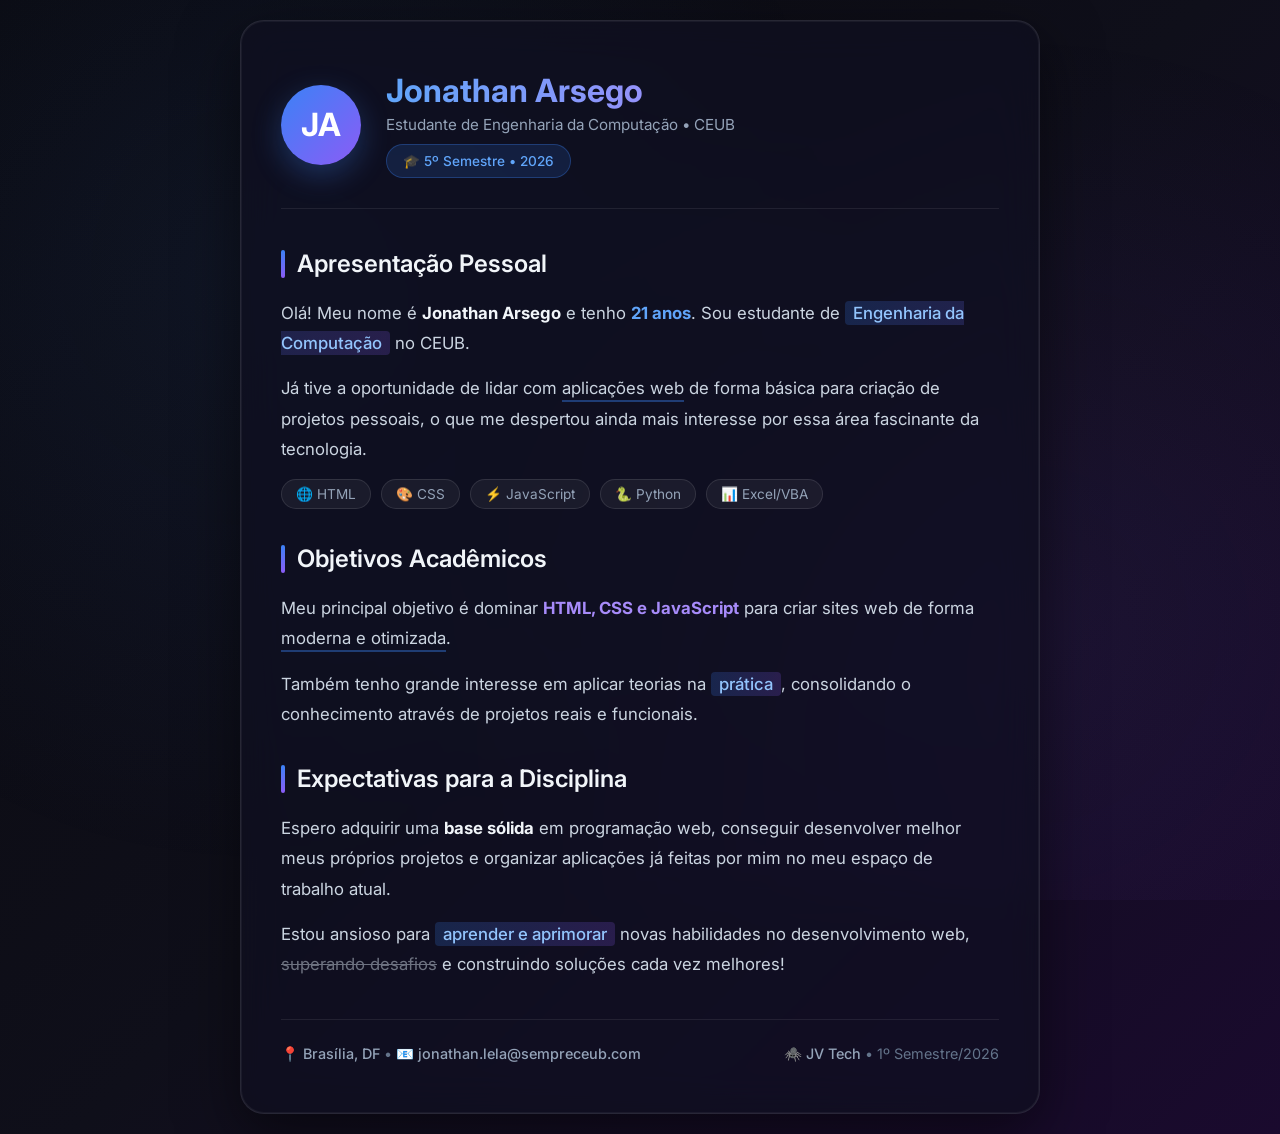
<file: static/faculdade/apresentacao.html>
<!DOCTYPE html>
<html lang="pt-BR">
<head>
    <meta charset="UTF-8">
    <meta name="viewport" content="width=device-width, initial-scale=1.0">
    <title>Apresentação Pessoal | Jonathan Arsego</title>
    <link rel="preconnect" href="https://fonts.googleapis.com">
    <link rel="preconnect" href="https://fonts.gstatic.com" crossorigin>
    <link href="https://fonts.googleapis.com/css2?family=Inter:wght@300;400;500;600;700;800&display=swap" rel="stylesheet">
    <style>
        * {
            margin: 0;
            padding: 0;
            box-sizing: border-box;
        }

        body {
            font-family: 'Inter', -apple-system, BlinkMacSystemFont, sans-serif;
            background: linear-gradient(135deg, #0a0a0f 0%, #0f0f1a 50%, #1a0a2e 100%);
            color: #e0e0e0;
            min-height: 100vh;
            display: flex;
            justify-content: center;
            align-items: center;
            padding: 20px;
            position: relative;
            overflow-x: hidden;
        }

        /* Fundo animado */
        body::before {
            content: '';
            position: fixed;
            top: 0;
            left: 0;
            width: 100%;
            height: 100%;
            background: 
                radial-gradient(circle at 20% 30%, rgba(59, 130, 246, 0.08) 0%, transparent 50%),
                radial-gradient(circle at 80% 70%, rgba(139, 92, 246, 0.08) 0%, transparent 50%);
            z-index: 0;
            animation: pulse 8s ease-in-out infinite;
        }

        @keyframes pulse {
            0%, 100% { opacity: 0.5; }
            50% { opacity: 1; }
        }

        .container {
            max-width: 800px;
            width: 100%;
            position: relative;
            z-index: 1;
        }

        .card {
            background: rgba(15, 15, 30, 0.8);
            backdrop-filter: blur(20px) saturate(180%);
            border: 1px solid rgba(255, 255, 255, 0.1);
            border-radius: 24px;
            padding: 50px 40px;
            box-shadow: 
                0 20px 60px rgba(0, 0, 0, 0.5),
                0 0 0 1px rgba(255, 255, 255, 0.05) inset;
            transition: all 0.3s ease;
        }

        .card:hover {
            border-color: rgba(59, 130, 246, 0.3);
            box-shadow: 
                0 25px 70px rgba(0, 0, 0, 0.6),
                0 0 40px rgba(59, 130, 246, 0.1),
                0 0 0 1px rgba(255, 255, 255, 0.08) inset;
        }

        .profile-section {
            display: flex;
            align-items: center;
            gap: 25px;
            margin-bottom: 40px;
            padding-bottom: 30px;
            border-bottom: 1px solid rgba(255, 255, 255, 0.08);
        }

        .avatar {
            width: 80px;
            height: 80px;
            border-radius: 50%;
            background: linear-gradient(135deg, #3b82f6, #8b5cf6);
            display: flex;
            align-items: center;
            justify-content: center;
            font-size: 2rem;
            font-weight: 700;
            color: white;
            flex-shrink: 0;
            box-shadow: 0 10px 30px rgba(59, 130, 246, 0.3);
        }

        .profile-info h1 {
            font-size: 2rem;
            font-weight: 700;
            background: linear-gradient(90deg, #60a5fa, #a78bfa);
            -webkit-background-clip: text;
            background-clip: text;
            color: transparent;
            margin-bottom: 5px;
        }

        .profile-info .subtitle {
            color: #94a3b8;
            font-size: 0.95rem;
            font-weight: 400;
        }

        .badge {
            display: inline-flex;
            align-items: center;
            gap: 8px;
            padding: 8px 16px;
            background: rgba(59, 130, 246, 0.15);
            border: 1px solid rgba(59, 130, 246, 0.3);
            border-radius: 20px;
            font-size: 0.85rem;
            color: #60a5fa;
            font-weight: 500;
            margin-top: 10px;
        }

        .badge i {
            font-size: 0.9rem;
        }

        h2 {
            font-size: 1.5rem;
            font-weight: 600;
            color: #f1f5f9;
            margin-bottom: 20px;
            display: flex;
            align-items: center;
            gap: 12px;
        }

        h2::before {
            content: '';
            width: 4px;
            height: 28px;
            background: linear-gradient(180deg, #3b82f6, #8b5cf6);
            border-radius: 4px;
        }

        .section {
            margin-bottom: 35px;
        }

        .section p {
            line-height: 1.8;
            color: #cbd5e1;
            font-size: 1.05rem;
            margin-bottom: 15px;
        }

        .section p:last-child {
            margin-bottom: 0;
        }

        .highlight {
            background: linear-gradient(90deg, rgba(59, 130, 246, 0.2), rgba(139, 92, 246, 0.2));
            color: #93c5fd;
            padding: 2px 8px;
            border-radius: 4px;
            font-weight: 500;
        }

        .underline {
            border-bottom: 2px solid rgba(59, 130, 246, 0.4);
            padding-bottom: 2px;
        }

        .strikethrough {
            text-decoration: line-through;
            opacity: 0.5;
        }

        .tags {
            display: flex;
            flex-wrap: wrap;
            gap: 10px;
            margin-top: 15px;
        }

        .tag {
            padding: 6px 14px;
            background: rgba(255, 255, 255, 0.05);
            border: 1px solid rgba(255, 255, 255, 0.1);
            border-radius: 20px;
            font-size: 0.85rem;
            color: #94a3b8;
            transition: all 0.3s ease;
        }

        .tag:hover {
            background: rgba(59, 130, 246, 0.15);
            border-color: rgba(59, 130, 246, 0.3);
            color: #60a5fa;
        }

        .footer {
            margin-top: 40px;
            padding-top: 25px;
            border-top: 1px solid rgba(255, 255, 255, 0.08);
            display: flex;
            justify-content: space-between;
            align-items: center;
            flex-wrap: wrap;
            gap: 15px;
        }

        .footer-info {
            color: #64748b;
            font-size: 0.9rem;
        }

        .footer-info span {
            color: #94a3b8;
            font-weight: 500;
        }

        @media (max-width: 600px) {
            .card {
                padding: 30px 20px;
                border-radius: 16px;
            }

            .profile-section {
                flex-direction: column;
                text-align: center;
                gap: 15px;
            }

            .profile-info h1 {
                font-size: 1.6rem;
            }

            h2 {
                font-size: 1.2rem;
            }

            .section p {
                font-size: 0.95rem;
            }
        }
    </style>
</head>
<body>
    <div class="container">
        <div class="card">
            <!-- Perfil -->
            <div class="profile-section">
                <div class="avatar">JA</div>
                <div class="profile-info">
                    <h1>Jonathan Arsego</h1>
                    <p class="subtitle">Estudante de Engenharia da Computação • CEUB</p>
                    <div class="badge">
                        🎓 5º Semestre • 2026
                    </div>
                </div>
            </div>

            <!-- Apresentação -->
            <div class="section">
                <h2>Apresentação Pessoal</h2>
                <p>
                    Olá! Meu nome é <strong style="color: #f1f5f9;">Jonathan Arsego</strong> e tenho 
                    <strong style="color: #60a5fa;">21 anos</strong>. Sou estudante de 
                    <span class="highlight">Engenharia da Computação</span> no CEUB.
                </p>
                <p>
                    Já tive a oportunidade de lidar com <span class="underline">aplicações web</span> 
                    de forma básica para criação de projetos pessoais, o que me despertou ainda mais 
                    interesse por essa área fascinante da tecnologia.
                </p>
                <div class="tags">
                    <span class="tag">🌐 HTML</span>
                    <span class="tag">🎨 CSS</span>
                    <span class="tag">⚡ JavaScript</span>
                    <span class="tag">🐍 Python</span>
                    <span class="tag">📊 Excel/VBA</span>
                </div>
            </div>

            <!-- Objetivos -->
            <div class="section">
                <h2>Objetivos Acadêmicos</h2>
                <p>
                    Meu principal objetivo é dominar 
                    <strong style="color: #a78bfa;">HTML, CSS e JavaScript</strong> 
                    para criar sites web de forma <span class="underline">moderna e otimizada</span>.
                </p>
                <p>
                    Também tenho grande interesse em aplicar teorias na 
                    <span class="highlight">prática</span>, consolidando o conhecimento através 
                    de projetos reais e funcionais.
                </p>
            </div>

            <!-- Expectativas -->
            <div class="section">
                <h2>Expectativas para a Disciplina</h2>
                <p>
                    Espero adquirir uma <strong style="color: #f1f5f9;">base sólida</strong> em 
                    programação web, conseguir desenvolver melhor meus próprios projetos e 
                    organizar aplicações já feitas por mim no meu espaço de trabalho atual.
                </p>
                <p>
                    Estou ansioso para 
                    <span class="highlight">aprender e aprimorar</span> 
                    novas habilidades no desenvolvimento web, 
                    <span class="strikethrough">superando desafios</span> 
                    e construindo soluções cada vez melhores!
                </p>
            </div>

            <!-- Footer -->
            <div class="footer">
                <div class="footer-info">
                    📍 <span>Brasília, DF</span> • 
                    📧 <span>jonathan.lela@sempreceub.com</span>
                </div>
                <div class="footer-info">
                    🕷️ <span>JV Tech</span> • 1º Semestre/2026
                </div>
            </div>
        </div>
    </div>
</body>
</html>
</file>
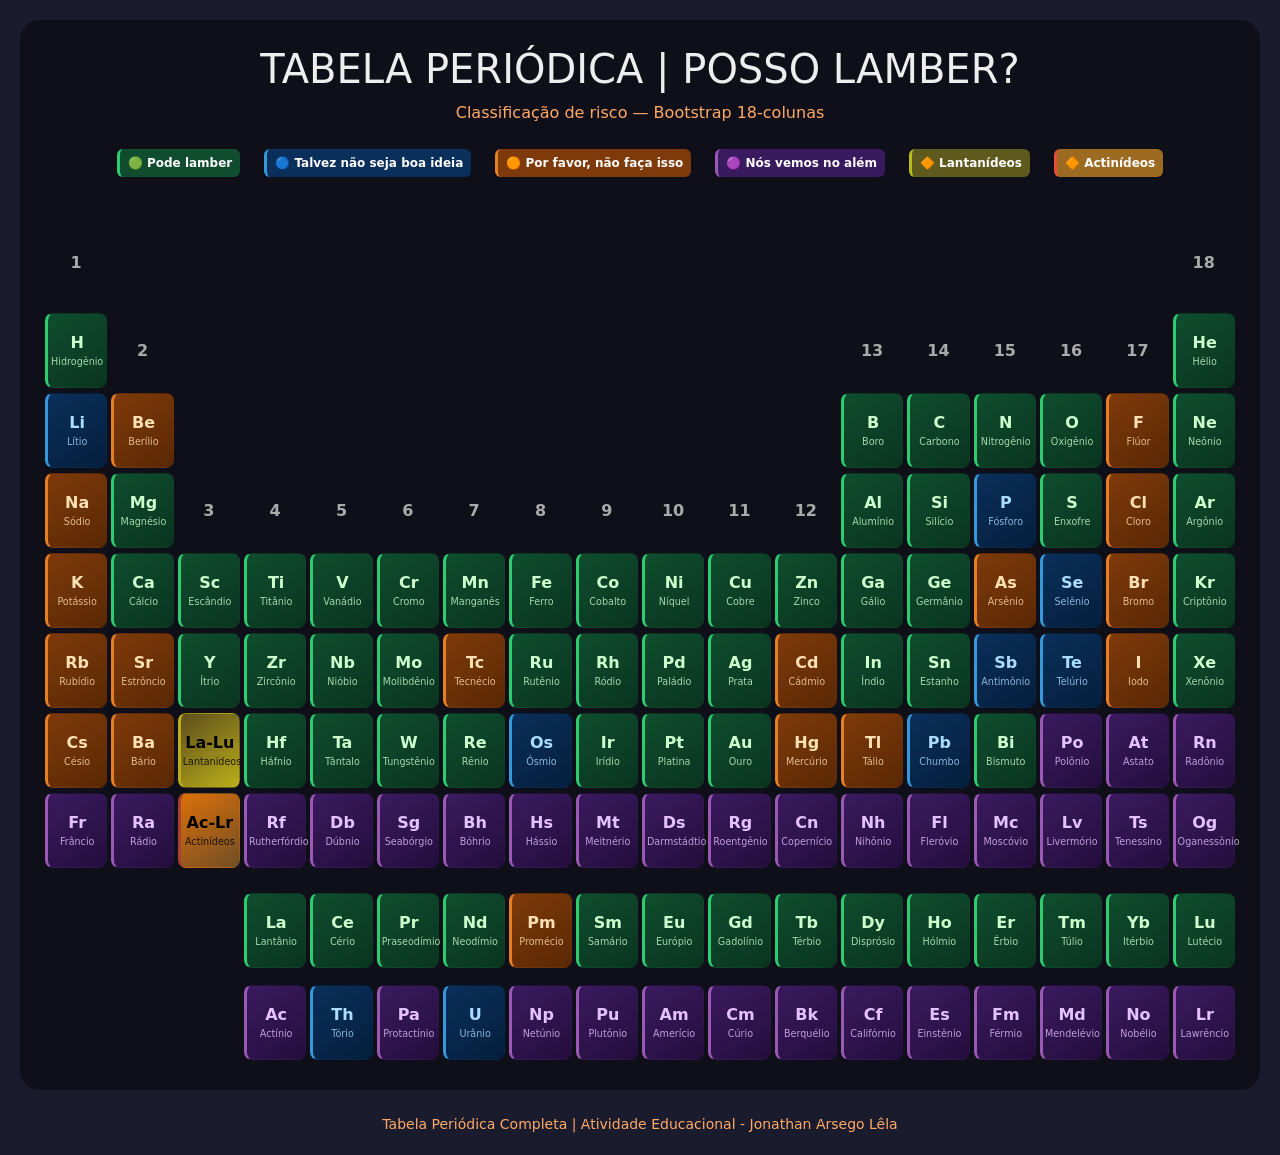
<file: static/faculdade/bootstrap.html>
<!DOCTYPE html>
<html lang="pt-br">
<head>
    <meta charset="UTF-8">
    <meta name="viewport" content="width=device-width, initial-scale=1.0">
    <title>Tabela Periódica Completa - Posso Lamber?</title>
    <link href="https://cdn.jsdelivr.net/npm/bootstrap@5.3.0-alpha1/dist/css/bootstrap.min.css" rel="stylesheet">
    <style>
        body { background: #1b1b2e; color: #eee; padding: 20px; }
        .container-custom { max-width: 1600px; margin: auto; background: #0f0f1a; padding: 25px; border-radius: 20px; }
        
        /* ESTENDENDO O BOOTSTRAP PARA 18 COLUNAS */
        .row-cols-18 > * {
            flex: 0 0 auto;
            width: 5.55555556%;
        }

        .celula {
            background: #1e1e2a;
            border-radius: 8px;
            padding: 8px 2px;
            text-align: center;
            transition: 0.2s;
            font-weight: bold;
            border: 1px solid rgba(2, 0, 0, 0.05);
            min-height: 75px;
            display: flex;
            flex-direction: column;
            justify-content: center;
            margin-bottom: 5px;
        }

        .celula:hover { transform: scale(1.05); z-index: 5; box-shadow: 0 5px 15px rgba(0,0,0,0.5); }
        .sigla { font-size: 1rem; font-weight: 800; }
        .nome { font-size: 0.6em; opacity: 0.8; font-weight: normal; }

        .categoria-verde { background: linear-gradient(145deg, #0f4d2e, #0a3520); color: #ccffcc; border-left: 3px solid #2ecc71; }
        .categoria-azul { background: linear-gradient(145deg, #0a2f5a, #051f3d); color: #aaddff; border-left: 3px solid #3498db; }
        .categoria-laranja { background: linear-gradient(145deg, #7e3a0a, #5a2804); color: #ffe0b3; border-left: 3px solid #e67e22; }
        .categoria-roxa { background: linear-gradient(145deg, #3a1a5e, #240e3d); color: #e4c2ff; border-left: 3px solid #9b59b6; }
        .categoria-lantanideo { background: linear-gradient(145deg, #5e4d1e, #bbb019); color: #000000; border-left: 3px solid #bcac1a; }
        .categoria-actinideo { background: linear-gradient(145deg, #dd7009, #704e26); color: #000000; border-left: 3px solid #a54136; }
        
        .vazio { visibility: hidden; }
        .celula-vazia { background: rgba(30,30,42,0.3); border: 1px dashed rgba(255,255,255,0.05); visibility: hidden; }
    </style>
</head>
<body>

<div class="container-custom">
    <h1 class="text-center mb-2">TABELA PERIÓDICA | POSSO LAMBER?</h1>
    <p class="text-center mb-4" style="color: #ffaa66;">Classificação de risco — Bootstrap 18-colunas</p>

    <div class="d-flex justify-content-center gap-4 mb-5 flex-wrap">
        <div class="badge p-2" style="background: #0f4d2e; border-left: 3px solid #2ecc71;">🟢 Pode lamber</div>
        <div class="badge p-2" style="background: #0a2f5a; border-left: 3px solid #3498db;">🔵 Talvez não seja boa ideia</div>
        <div class="badge p-2" style="background: #7e3a0a; border-left: 3px solid #e67e22;">🟠 Por favor, não faça isso</div>
        <div class="badge p-2" style="background: #3a1a5e; border-left: 3px solid #9b59b6;">🟣 Nós vemos no além</div>
        <div class="badge p-2" style="background: #5e5a1e; border-left: 3px solid #b9bc1a;">🔶 Lantanídeos</div>
        <div class="badge p-2" style="background: #9c6b21; border-left: 3px solid #e74c3c;">🔶 Actinídeos</div>
    </div>

    <div class="tabela-periodica">

        <!-- LINHA DE NÚMEROS DAS COLUNAS 1 e 18 -->
        <div class="row g-1 row-cols-18 mb-2">
            <div class="col"><div class="celula celula-num" style="background: #0f0f1a; border: none; font-weight: bold; color: #aaa;">1</div></div>
            <div class="col"><div class="celula celula-vazia vazio"></div></div>
            <div class="col"><div class="celula celula-vazia vazio"></div></div>
            <div class="col"><div class="celula celula-vazia vazio"></div></div>
            <div class="col"><div class="celula celula-vazia vazio"></div></div>
            <div class="col"><div class="celula celula-vazia vazio"></div></div>
            <div class="col"><div class="celula celula-vazia vazio"></div></div>
            <div class="col"><div class="celula celula-vazia vazio"></div></div>
            <div class="col"><div class="celula celula-vazia vazio"></div></div>
            <div class="col"><div class="celula celula-vazia vazio"></div></div>
            <div class="col"><div class="celula celula-vazia vazio"></div></div>
            <div class="col"><div class="celula celula-vazia vazio"></div></div>
            <div class="col"><div class="celula celula-vazia vazio"></div></div>
            <div class="col"><div class="celula celula-vazia vazio"></div></div>
            <div class="col"><div class="celula celula-vazia vazio"></div></div>
            <div class="col"><div class="celula celula-vazia vazio"></div></div>
            <div class="col"><div class="celula celula-vazia vazio"></div></div>
            <div class="col"><div class="celula celula-num" style="background: #0f0f1a; border: none; font-weight: bold; color: #aaa;">18</div></div>
        </div>
        
        <!-- LINHA 1: H e He  -->
        <div class="row g-1 row-cols-18">
            
            <div class="col"><div class="celula categoria-verde"><div class="sigla">H</div><div class="nome">Hidrogênio</div></div></div>
            <!-- LINHA DE NÚMEROS DAS COLUNAS 2 A 17 -->
            <div class="col"><div class="celula celula-num" style="background: #0f0f1a; border: none; font-weight: bold; color: #aaa;">2</div></div>
            <!-- LINHAS VAZIAS -->
            <div class="col"><div class="celula celula-vazia vazio"></div></div>
            <div class="col"><div class="celula celula-vazia vazio"></div></div>
            <div class="col"><div class="celula celula-vazia vazio"></div></div>
            <div class="col"><div class="celula celula-vazia vazio"></div></div>
            <div class="col"><div class="celula celula-vazia vazio"></div></div>
            <div class="col"><div class="celula celula-vazia vazio"></div></div>
            <div class="col"><div class="celula celula-vazia vazio"></div></div>
            <div class="col"><div class="celula celula-vazia vazio"></div></div>
            <div class="col"><div class="celula celula-vazia vazio"></div></div>
            <div class="col"><div class="celula celula-vazia vazio"></div></div>
            <!-- LINHA DE NÚMEROS DAS COLUNAS E ÚLTIMO ELEMENTO DA LINHA -->
            <div class="col"><div class="celula celula-num" style="background: #0f0f1a; border: none; font-weight: bold; color: #aaa;">13</div></div>
            <div class="col"><div class="celula celula-num" style="background: #0f0f1a; border: none; font-weight: bold; color: #aaa;">14</div></div>
            <div class="col"><div class="celula celula-num" style="background: #0f0f1a; border: none; font-weight: bold; color: #aaa;">15</div></div>
            <div class="col"><div class="celula celula-num" style="background: #0f0f1a; border: none; font-weight: bold; color: #aaa;">16</div></div>
            <div class="col"><div class="celula celula-num" style="background: #0f0f1a; border: none; font-weight: bold; color: #aaa;">17</div></div>
            <div class="col"><div class="celula categoria-verde"><div class="sigla">He</div><div class="nome">Hélio</div></div></div>
        </div>

        <!-- LINHA 2: Li a Ne  -->
        <div class="row g-1 row-cols-18">
            <div class="col"><div class="celula categoria-azul"><div class="sigla">Li</div><div class="nome">Lítio</div></div></div>
            <div class="col"><div class="celula categoria-laranja"><div class="sigla">Be</div><div class="nome">Berílio</div></div></div>
            <div class="col"><div class="celula celula-vazia vazio"></div></div>
            <div class="col"><div class="celula celula-vazia vazio"></div></div>
            <div class="col"><div class="celula celula-vazia vazio"></div></div>
            <div class="col"><div class="celula celula-vazia vazio"></div></div>
            <div class="col"><div class="celula celula-vazia vazio"></div></div>
            <div class="col"><div class="celula celula-vazia vazio"></div></div>
            <div class="col"><div class="celula celula-vazia vazio"></div></div>
            <div class="col"><div class="celula celula-vazia vazio"></div></div>
            <div class="col"><div class="celula celula-vazia vazio"></div></div>
            <div class="col"><div class="celula celula-vazia vazio"></div></div>
            <div class="col"><div class="celula categoria-verde"><div class="sigla">B</div><div class="nome">Boro</div></div></div>
            <div class="col"><div class="celula categoria-verde"><div class="sigla">C</div><div class="nome">Carbono</div></div></div>
            <div class="col"><div class="celula categoria-verde"><div class="sigla">N</div><div class="nome">Nitrogênio</div></div></div>
            <div class="col"><div class="celula categoria-verde"><div class="sigla">O</div><div class="nome">Oxigênio</div></div></div>
            <div class="col"><div class="celula categoria-laranja"><div class="sigla">F</div><div class="nome">Flúor</div></div></div>
            <div class="col"><div class="celula categoria-verde"><div class="sigla">Ne</div><div class="nome">Neônio</div></div></div>
        </div>

        <!-- LINHA 3: Na a Ar  -->
        <div class="row g-1 row-cols-18">
            <div class="col"><div class="celula categoria-laranja"><div class="sigla">Na</div><div class="nome">Sódio</div></div></div>
            <div class="col"><div class="celula categoria-verde"><div class="sigla">Mg</div><div class="nome">Magnésio</div></div></div>
            <!-- LINHA DE NÚMEROS DAS COLUNAS 3 A 12 -->
            <div class="col"><div class="celula celula-num" style="background: #0f0f1a; border: none; font-weight: bold; color: #aaa;">3</div></div>
            <div class="col"><div class="celula celula-num" style="background: #0f0f1a; border: none; font-weight: bold; color: #aaa;">4</div></div>
            <div class="col"><div class="celula celula-num" style="background: #0f0f1a; border: none; font-weight: bold; color: #aaa;">5</div></div>
            <div class="col"><div class="celula celula-num" style="background: #0f0f1a; border: none; font-weight: bold; color: #aaa;">6</div></div>
            <div class="col"><div class="celula celula-num" style="background: #0f0f1a; border: none; font-weight: bold; color: #aaa;">7</div></div>
            <div class="col"><div class="celula celula-num" style="background: #0f0f1a; border: none; font-weight: bold; color: #aaa;">8</div></div>
            <div class="col"><div class="celula celula-num" style="background: #0f0f1a; border: none; font-weight: bold; color: #aaa;">9</div></div>
            <div class="col"><div class="celula celula-num" style="background: #0f0f1a; border: none; font-weight: bold; color: #aaa;">10</div></div>
            <div class="col"><div class="celula celula-num" style="background: #0f0f1a; border: none; font-weight: bold; color: #aaa;">11</div></div>
            <div class="col"><div class="celula celula-num" style="background: #0f0f1a; border: none; font-weight: bold; color: #aaa;">12</div></div>
            <!-- CONTINUAÇÃO DOS ELEMENTOS -->
            <div class="col"><div class="celula categoria-verde"><div class="sigla">Al</div><div class="nome">Alumínio</div></div></div>
            <div class="col"><div class="celula categoria-verde"><div class="sigla">Si</div><div class="nome">Silício</div></div></div>
            <div class="col"><div class="celula categoria-azul"><div class="sigla">P</div><div class="nome">Fósforo</div></div></div>
            <div class="col"><div class="celula categoria-verde"><div class="sigla">S</div><div class="nome">Enxofre</div></div></div>
            <div class="col"><div class="celula categoria-laranja"><div class="sigla">Cl</div><div class="nome">Cloro</div></div></div>
            <div class="col"><div class="celula categoria-verde"><div class="sigla">Ar</div><div class="nome">Argônio</div></div></div>
        </div>

        <!-- LINHA 4: K a Kr  -->
        <div class="row g-1 row-cols-18">
            <div class="col"><div class="celula categoria-laranja"><div class="sigla">K</div><div class="nome">Potássio</div></div></div>
            <div class="col"><div class="celula categoria-verde"><div class="sigla">Ca</div><div class="nome">Cálcio</div></div></div>
            <div class="col"><div class="celula categoria-verde"><div class="sigla">Sc</div><div class="nome">Escândio</div></div></div>
            <div class="col"><div class="celula categoria-verde"><div class="sigla">Ti</div><div class="nome">Titânio</div></div></div>
            <div class="col"><div class="celula categoria-verde"><div class="sigla">V</div><div class="nome">Vanádio</div></div></div>
            <div class="col"><div class="celula categoria-verde"><div class="sigla">Cr</div><div class="nome">Cromo</div></div></div>
            <div class="col"><div class="celula categoria-verde"><div class="sigla">Mn</div><div class="nome">Manganês</div></div></div>
            <div class="col"><div class="celula categoria-verde"><div class="sigla">Fe</div><div class="nome">Ferro</div></div></div>
            <div class="col"><div class="celula categoria-verde"><div class="sigla">Co</div><div class="nome">Cobalto</div></div></div>
            <div class="col"><div class="celula categoria-verde"><div class="sigla">Ni</div><div class="nome">Níquel</div></div></div>
            <div class="col"><div class="celula categoria-verde"><div class="sigla">Cu</div><div class="nome">Cobre</div></div></div>
            <div class="col"><div class="celula categoria-verde"><div class="sigla">Zn</div><div class="nome">Zinco</div></div></div>
            <div class="col"><div class="celula categoria-verde"><div class="sigla">Ga</div><div class="nome">Gálio</div></div></div>
            <div class="col"><div class="celula categoria-verde"><div class="sigla">Ge</div><div class="nome">Germânio</div></div></div>
            <div class="col"><div class="celula categoria-laranja"><div class="sigla">As</div><div class="nome">Arsênio</div></div></div>
            <div class="col"><div class="celula categoria-azul"><div class="sigla">Se</div><div class="nome">Selênio</div></div></div>
            <div class="col"><div class="celula categoria-laranja"><div class="sigla">Br</div><div class="nome">Bromo</div></div></div>
            <div class="col"><div class="celula categoria-verde"><div class="sigla">Kr</div><div class="nome">Criptônio</div></div></div>
        </div>

        <!-- LINHA 5: Rb a Xe  -->
        <div class="row g-1 row-cols-18">
            <div class="col"><div class="celula categoria-laranja"><div class="sigla">Rb</div><div class="nome">Rubídio</div></div></div>
            <div class="col"><div class="celula categoria-laranja"><div class="sigla">Sr</div><div class="nome">Estrôncio</div></div></div>
            <div class="col"><div class="celula categoria-verde"><div class="sigla">Y</div><div class="nome">Ítrio</div></div></div>
            <div class="col"><div class="celula categoria-verde"><div class="sigla">Zr</div><div class="nome">Zircônio</div></div></div>
            <div class="col"><div class="celula categoria-verde"><div class="sigla">Nb</div><div class="nome">Nióbio</div></div></div>
            <div class="col"><div class="celula categoria-verde"><div class="sigla">Mo</div><div class="nome">Molibdênio</div></div></div>
            <div class="col"><div class="celula categoria-laranja"><div class="sigla">Tc</div><div class="nome">Tecnécio</div></div></div>
            <div class="col"><div class="celula categoria-verde"><div class="sigla">Ru</div><div class="nome">Rutênio</div></div></div>
            <div class="col"><div class="celula categoria-verde"><div class="sigla">Rh</div><div class="nome">Ródio</div></div></div>
            <div class="col"><div class="celula categoria-verde"><div class="sigla">Pd</div><div class="nome">Paládio</div></div></div>
            <div class="col"><div class="celula categoria-verde"><div class="sigla">Ag</div><div class="nome">Prata</div></div></div>
            <div class="col"><div class="celula categoria-laranja"><div class="sigla">Cd</div><div class="nome">Cádmio</div></div></div>
            <div class="col"><div class="celula categoria-verde"><div class="sigla">In</div><div class="nome">Índio</div></div></div>
            <div class="col"><div class="celula categoria-verde"><div class="sigla">Sn</div><div class="nome">Estanho</div></div></div>
            <div class="col"><div class="celula categoria-azul"><div class="sigla">Sb</div><div class="nome">Antimônio</div></div></div>
            <div class="col"><div class="celula categoria-azul"><div class="sigla">Te</div><div class="nome">Telúrio</div></div></div>
            <div class="col"><div class="celula categoria-laranja"><div class="sigla">I</div><div class="nome">Iodo</div></div></div>
            <div class="col"><div class="celula categoria-verde"><div class="sigla">Xe</div><div class="nome">Xenônio</div></div></div>
        </div>

        <!-- LINHA 6: Cs a Rn  -->
        <div class="row g-1 row-cols-18">
            <div class="col"><div class="celula categoria-laranja"><div class="sigla">Cs</div><div class="nome">Césio</div></div></div>
            <div class="col"><div class="celula categoria-laranja"><div class="sigla">Ba</div><div class="nome">Bário</div></div></div>
             <!-- Linha para os lantanídeos e continuação dos elementos -->
            <div class="col"><div class="celula categoria-lantanideo"><div class="sigla">La-Lu</div><div class="nome">Lantanídeos</div></div></div>
            <div class="col"><div class="celula categoria-verde"><div class="sigla">Hf</div><div class="nome">Háfnio</div></div></div>
            <div class="col"><div class="celula categoria-verde"><div class="sigla">Ta</div><div class="nome">Tântalo</div></div></div>
            <div class="col"><div class="celula categoria-verde"><div class="sigla">W</div><div class="nome">Tungstênio</div></div></div>
            <div class="col"><div class="celula categoria-verde"><div class="sigla">Re</div><div class="nome">Rênio</div></div></div>
            <div class="col"><div class="celula categoria-azul"><div class="sigla">Os</div><div class="nome">Ósmio</div></div></div>
            <div class="col"><div class="celula categoria-verde"><div class="sigla">Ir</div><div class="nome">Irídio</div></div></div>
            <div class="col"><div class="celula categoria-verde"><div class="sigla">Pt</div><div class="nome">Platina</div></div></div>
            <div class="col"><div class="celula categoria-verde"><div class="sigla">Au</div><div class="nome">Ouro</div></div></div>
            <div class="col"><div class="celula categoria-laranja"><div class="sigla">Hg</div><div class="nome">Mercúrio</div></div></div>
            <div class="col"><div class="celula categoria-laranja"><div class="sigla">Tl</div><div class="nome">Tálio</div></div></div>
            <div class="col"><div class="celula categoria-azul"><div class="sigla">Pb</div><div class="nome">Chumbo</div></div></div>
            <div class="col"><div class="celula categoria-verde"><div class="sigla">Bi</div><div class="nome">Bismuto</div></div></div>
            <div class="col"><div class="celula categoria-roxa"><div class="sigla">Po</div><div class="nome">Polônio</div></div></div>
            <div class="col"><div class="celula categoria-roxa"><div class="sigla">At</div><div class="nome">Astato</div></div></div>
            <div class="col"><div class="celula categoria-roxa"><div class="sigla">Rn</div><div class="nome">Radônio</div></div></div>
        </div>

        <!-- LINHA 7: Fr a Og -->
        <div class="row g-1 row-cols-18">
            <div class="col"><div class="celula categoria-roxa"><div class="sigla">Fr</div><div class="nome">Frâncio</div></div></div>
            <div class="col"><div class="celula categoria-roxa"><div class="sigla">Ra</div><div class="nome">Rádio</div></div></div>
            <!-- Linha para os actinídeos e continuação dos elementos -->
            <div class="col"><div class="celula categoria-actinideo"><div class="sigla">Ac-Lr</div><div class="nome">Actinídeos</div></div></div>
            <div class="col"><div class="celula categoria-roxa"><div class="sigla">Rf</div><div class="nome">Rutherfórdio</div></div></div>
            <div class="col"><div class="celula categoria-roxa"><div class="sigla">Db</div><div class="nome">Dúbnio</div></div></div>
            <div class="col"><div class="celula categoria-roxa"><div class="sigla">Sg</div><div class="nome">Seabórgio</div></div></div>
            <div class="col"><div class="celula categoria-roxa"><div class="sigla">Bh</div><div class="nome">Bóhrio</div></div></div>
            <div class="col"><div class="celula categoria-roxa"><div class="sigla">Hs</div><div class="nome">Hássio</div></div></div>
            <div class="col"><div class="celula categoria-roxa"><div class="sigla">Mt</div><div class="nome">Meitnério</div></div></div>
            <div class="col"><div class="celula categoria-roxa"><div class="sigla">Ds</div><div class="nome">Darmstádtio</div></div></div>
            <div class="col"><div class="celula categoria-roxa"><div class="sigla">Rg</div><div class="nome">Roentgênio</div></div></div>
            <div class="col"><div class="celula categoria-roxa"><div class="sigla">Cn</div><div class="nome">Copernício</div></div></div>
            <div class="col"><div class="celula categoria-roxa"><div class="sigla">Nh</div><div class="nome">Nihônio</div></div></div>
            <div class="col"><div class="celula categoria-roxa"><div class="sigla">Fl</div><div class="nome">Fleróvio</div></div></div>
            <div class="col"><div class="celula categoria-roxa"><div class="sigla">Mc</div><div class="nome">Moscóvio</div></div></div>
            <div class="col"><div class="celula categoria-roxa"><div class="sigla">Lv</div><div class="nome">Livermório</div></div></div>
            <div class="col"><div class="celula categoria-roxa"><div class="sigla">Ts</div><div class="nome">Tenessino</div></div></div>
            <div class="col"><div class="celula categoria-roxa"><div class="sigla">Og</div><div class="nome">Oganessônio</div></div></div>
        </div>

        <!-- LINHA DOS LANTANÍDEOS-->
        <div class="row g-1 row-cols-18 mt-3">
            <!-- As primeiras 3 colunas vazias para alinhar com a coluna do Hf, Ta, W -->
            <div class="col"><div class="celula celula-vazia vazio"></div></div>
            <div class="col"><div class="celula celula-vazia vazio"></div></div>
            <div class="col"><div class="celula celula-vazia vazio"></div></div>
            <!-- 14 elementos lantanídeos (La a Lu) ocupando colunas 4 a 17 -->
            <div class="col"><div class="celula categoria-verde"><div class="sigla">La</div><div class="nome">Lantânio</div></div></div>
            <div class="col"><div class="celula categoria-verde"><div class="sigla">Ce</div><div class="nome">Cério</div></div></div>
            <div class="col"><div class="celula categoria-verde"><div class="sigla">Pr</div><div class="nome">Praseodímio</div></div></div>
            <div class="col"><div class="celula categoria-verde"><div class="sigla">Nd</div><div class="nome">Neodímio</div></div></div>
            <div class="col"><div class="celula categoria-laranja"><div class="sigla">Pm</div><div class="nome">Promécio</div></div></div>
            <div class="col"><div class="celula categoria-verde"><div class="sigla">Sm</div><div class="nome">Samário</div></div></div>
            <div class="col"><div class="celula categoria-verde"><div class="sigla">Eu</div><div class="nome">Európio</div></div></div>
            <div class="col"><div class="celula categoria-verde"><div class="sigla">Gd</div><div class="nome">Gadolínio</div></div></div>
            <div class="col"><div class="celula categoria-verde"><div class="sigla">Tb</div><div class="nome">Térbio</div></div></div>
            <div class="col"><div class="celula categoria-verde"><div class="sigla">Dy</div><div class="nome">Disprósio</div></div></div>
            <div class="col"><div class="celula categoria-verde"><div class="sigla">Ho</div><div class="nome">Hólmio</div></div></div>
            <div class="col"><div class="celula categoria-verde"><div class="sigla">Er</div><div class="nome">Érbio</div></div></div>
            <div class="col"><div class="celula categoria-verde"><div class="sigla">Tm</div><div class="nome">Túlio</div></div></div>
            <div class="col"><div class="celula categoria-verde"><div class="sigla">Yb</div><div class="nome">Itérbio</div></div></div>
            <div class="col"><div class="celula categoria-verde"><div class="sigla">Lu</div><div class="nome">Lutécio</div></div></div>
        </div>

        <!-- LINHA DOS ACTINÍDEOS -->
        <div class="row g-1 row-cols-18 mt-2">
            <!-- As primeiras 3 colunas vazias para alinhar com a coluna do Hf, Ta, W -->
            <div class="col"><div class="celula celula-vazia vazio"></div></div>
            <div class="col"><div class="celula celula-vazia vazio"></div></div>
            <div class="col"><div class="celula celula-vazia vazio"></div></div>
            <!-- 14 elementos actinídeos (Ac a Lr) ocupando colunas 4 a 17 -->
            <div class="col"><div class="celula categoria-roxa"><div class="sigla">Ac</div><div class="nome">Actínio</div></div></div>
            <div class="col"><div class="celula categoria-azul"><div class="sigla">Th</div><div class="nome">Tório</div></div></div>
            <div class="col"><div class="celula categoria-roxa"><div class="sigla">Pa</div><div class="nome">Protactínio</div></div></div>
            <div class="col"><div class="celula categoria-azul"><div class="sigla">U</div><div class="nome">Urânio</div></div></div>
            <div class="col"><div class="celula categoria-roxa"><div class="sigla">Np</div><div class="nome">Netúnio</div></div></div>
            <div class="col"><div class="celula categoria-roxa"><div class="sigla">Pu</div><div class="nome">Plutônio</div></div></div>
            <div class="col"><div class="celula categoria-roxa"><div class="sigla">Am</div><div class="nome">Amerício</div></div></div>
            <div class="col"><div class="celula categoria-roxa"><div class="sigla">Cm</div><div class="nome">Cúrio</div></div></div>
            <div class="col"><div class="celula categoria-roxa"><div class="sigla">Bk</div><div class="nome">Berquélio</div></div></div>
            <div class="col"><div class="celula categoria-roxa"><div class="sigla">Cf</div><div class="nome">Califórnio</div></div></div>
            <div class="col"><div class="celula categoria-roxa"><div class="sigla">Es</div><div class="nome">Einstênio</div></div></div>
            <div class="col"><div class="celula categoria-roxa"><div class="sigla">Fm</div><div class="nome">Férmio</div></div></div>
            <div class="col"><div class="celula categoria-roxa"><div class="sigla">Md</div><div class="nome">Mendelévio</div></div></div>
            <div class="col"><div class="celula categoria-roxa"><div class="sigla">No</div><div class="nome">Nobélio</div></div></div>
            <div class="col"><div class="celula categoria-roxa"><div class="sigla">Lr</div><div class="nome">Lawrêncio</div></div></div>
        </div>
        </div>
    </div>
    <div class="footer mt-4 text-center small" style="color: #ffaa66;">
        Tabela Periódica Completa | Atividade Educacional  - Jonathan Arsego Lêla
    </div>
</div>

</body>
</html>
</file>
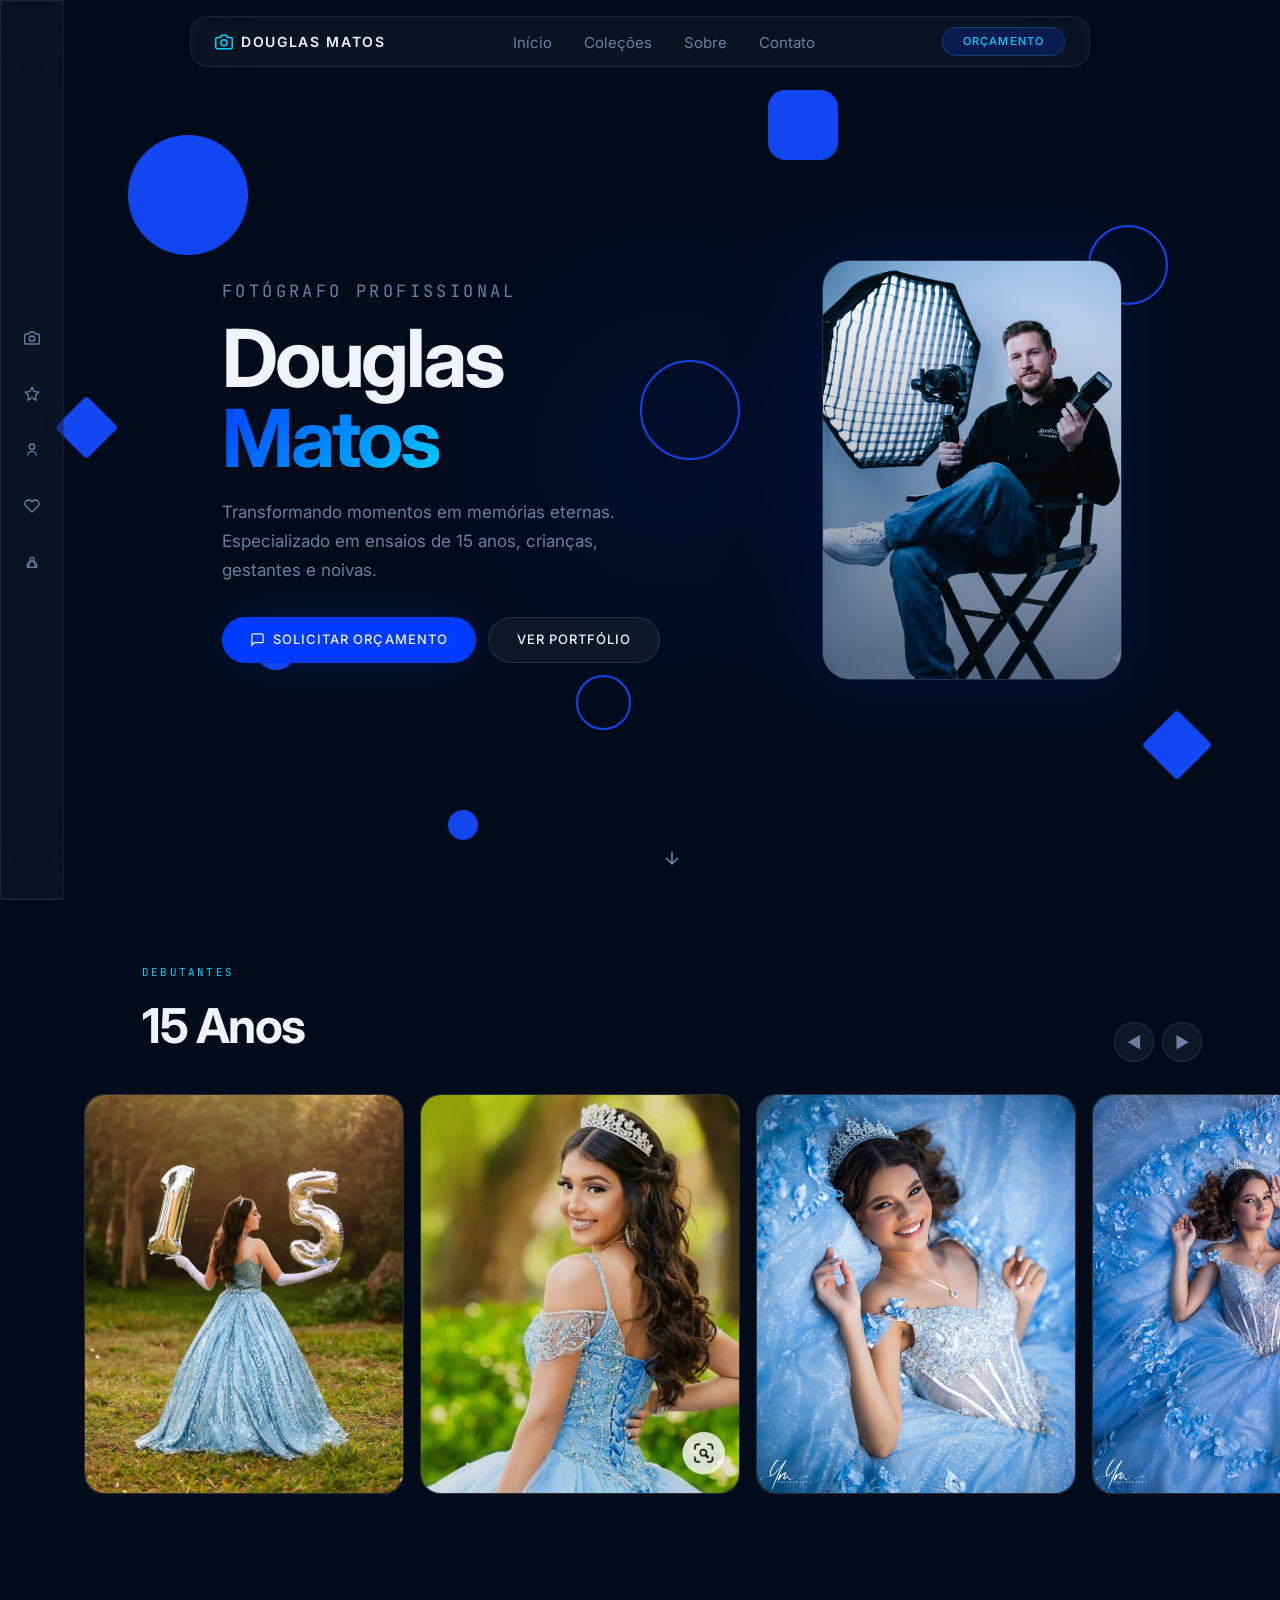
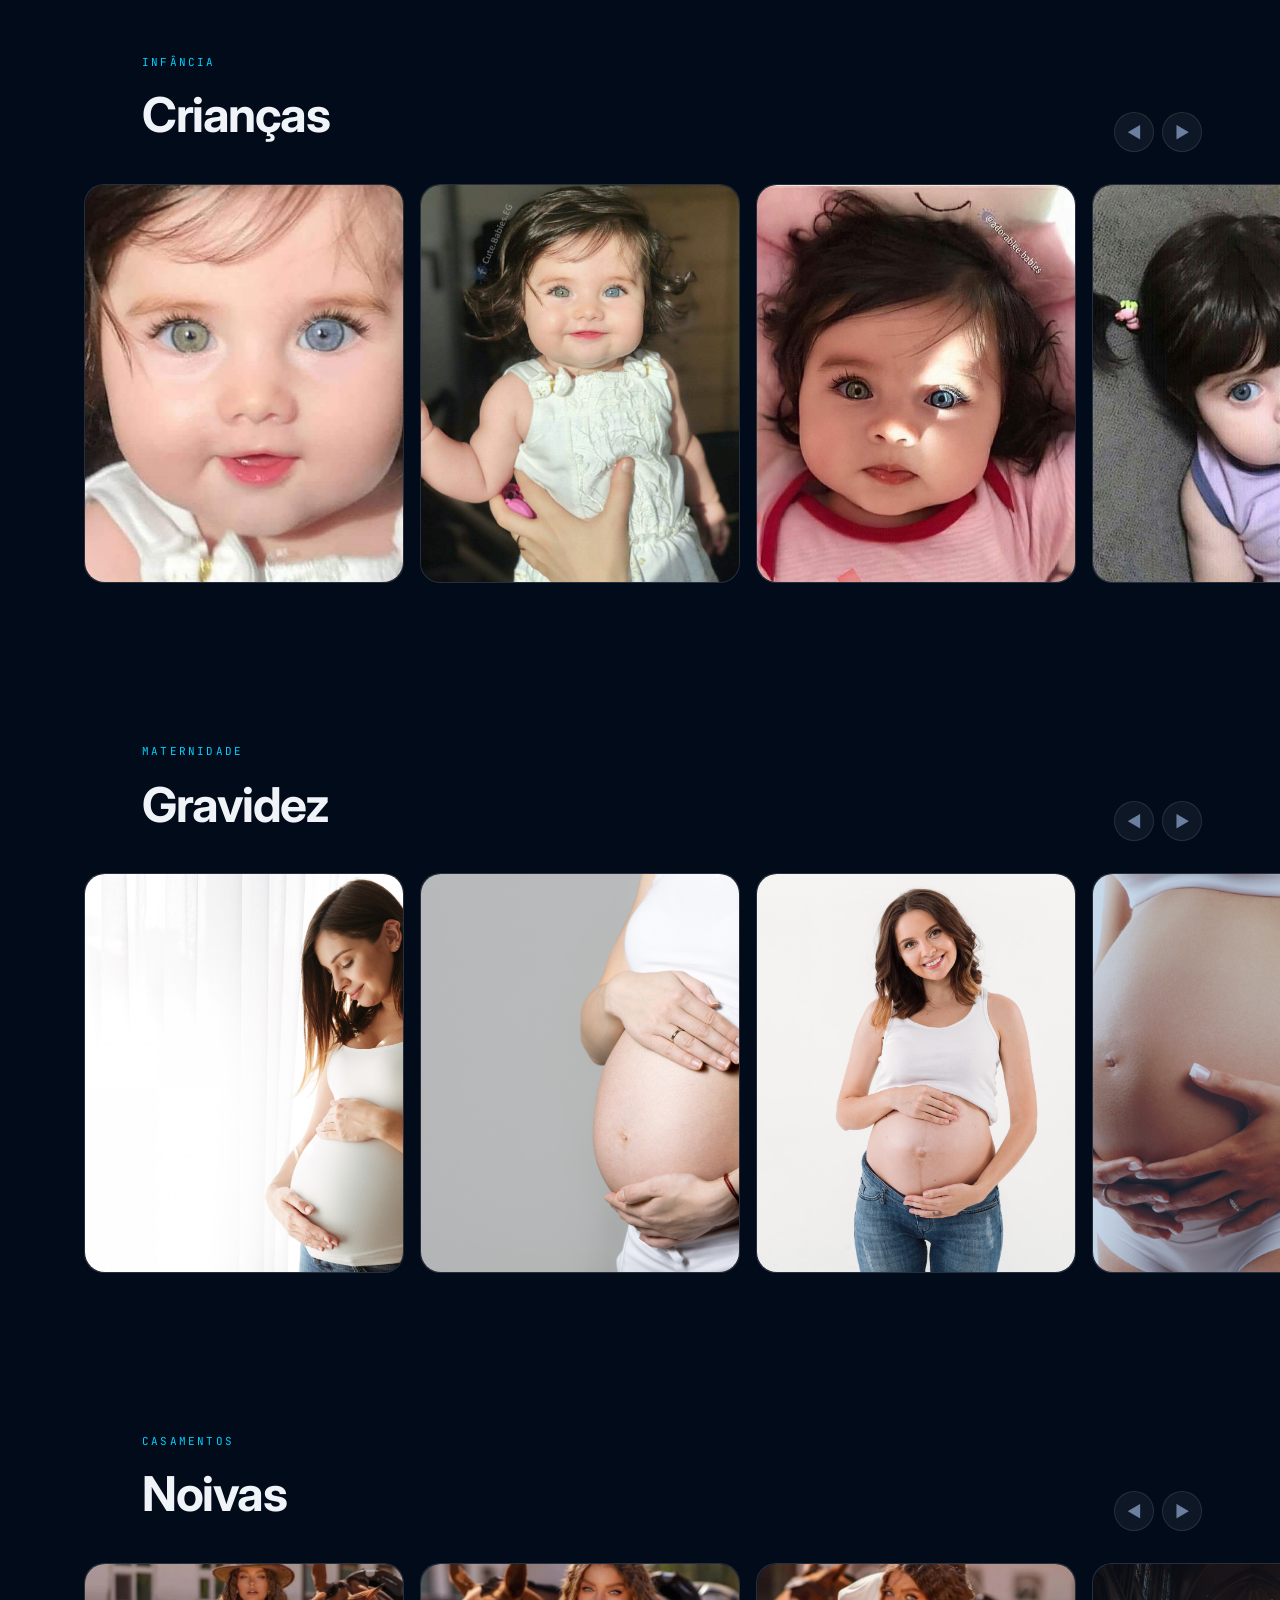
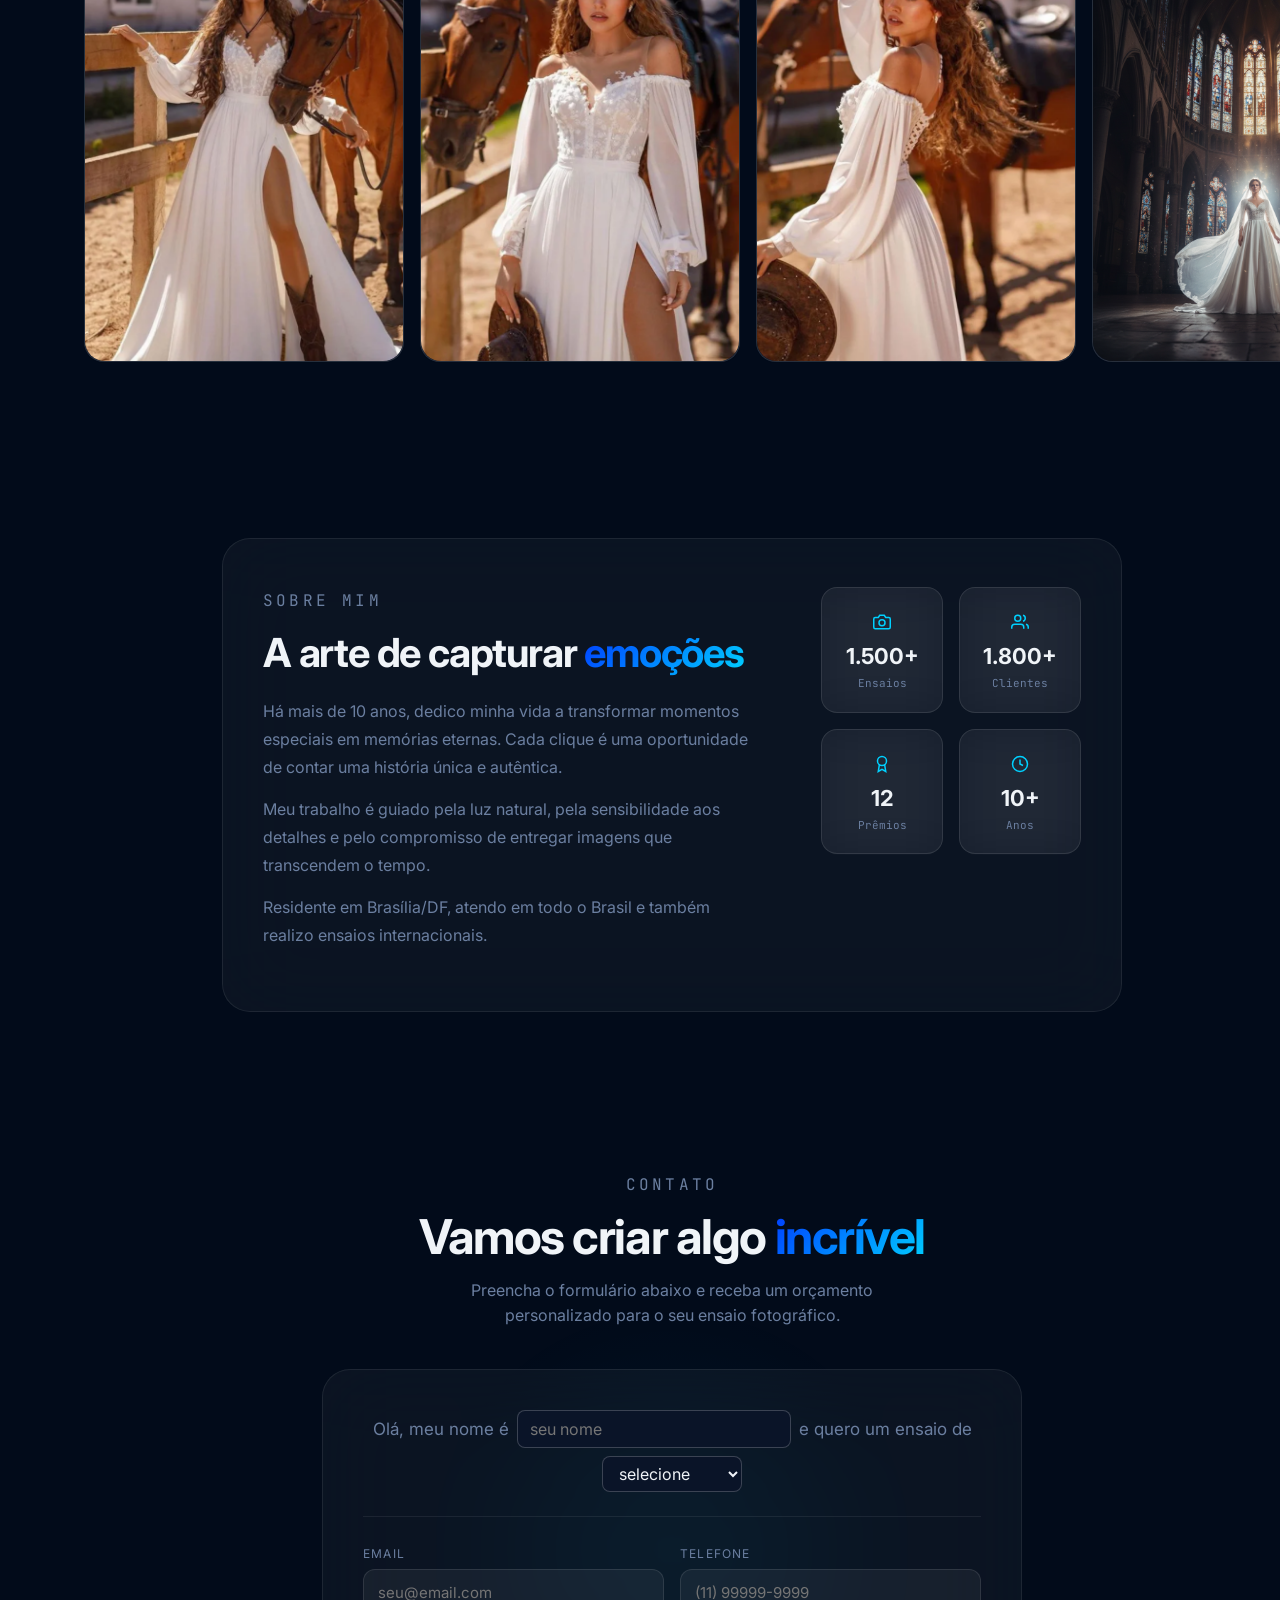
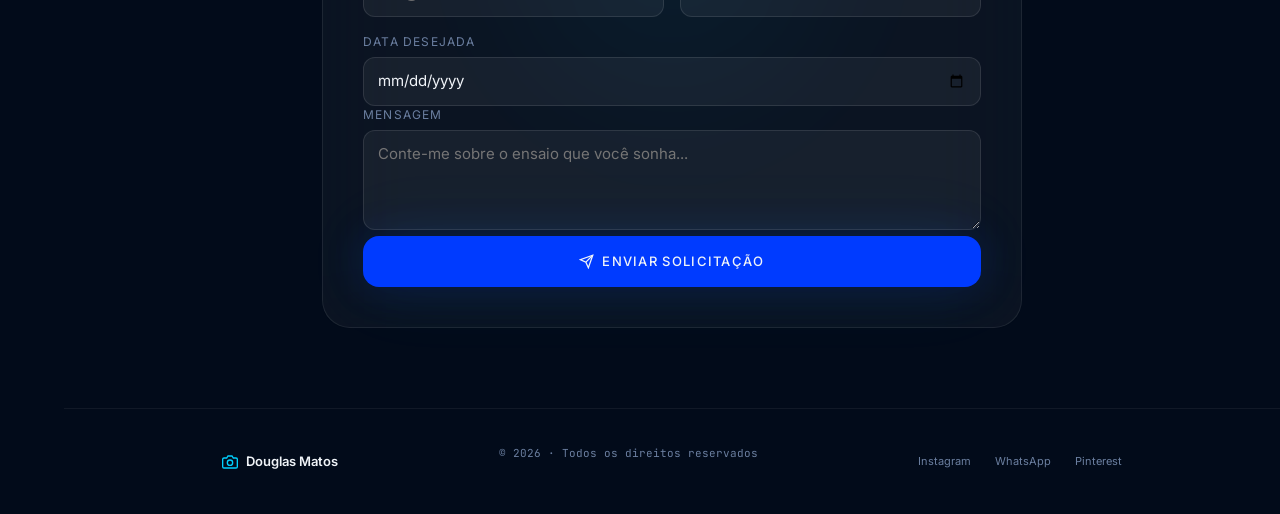
<file: static/faculdade/fotografia.html>
<!DOCTYPE html>
<html lang="pt-BR">
<head>
  <meta charset="UTF-8" />
  <meta name="viewport" content="width=device-width, initial-scale=1.0" />
  <title>Douglas Matos · Fotógrafo Profissional</title>
  
  <!-- Bootstrap 5.3.8 CDN (obrigatório) -->
  <link href="https://cdn.jsdelivr.net/npm/bootstrap@5.3.8/dist/css/bootstrap.min.css" rel="stylesheet">
  
  <!-- Fonts -->
  <link rel="preconnect" href="https://fonts.googleapis.com" />
  <link href="https://fonts.googleapis.com/css2?family=Inter:wght@300;400;500;600;700&family=JetBrains+Mono:wght@400;500&display=swap" rel="stylesheet" />
  
  <style>
    /* RESET E VARIÁVEIS */
    * {
      box-sizing: border-box;
      margin: 0;
      padding: 0;
    }

    :root {
      --bg: #020B1A;
      --bg2: #040f22;
      --fg: #F0F4F8;
      --muted: #6b7fa0;
      --accent: #00D1FF;
      --primary: #003BFF;
      --glass: rgba(255,255,255,0.04);
      --glass-border: rgba(255,255,255,0.08);
      --glow: 0 0 40px rgba(0,59,255,0.15), 0 0 80px rgba(0,209,255,0.07);
    }

    html {
      scroll-behavior: smooth;
    }

    body {
      font-family: 'Inter', sans-serif;
      background: var(--bg);
      color: var(--fg);
      min-height: 100vh;
      overflow-x: hidden;
    }

    /* SCROLLBAR PERSONALIZADA */
    ::-webkit-scrollbar { width: 5px; }
    ::-webkit-scrollbar-track { background: var(--bg); }
    ::-webkit-scrollbar-thumb { background: rgba(0,59,255,.3); border-radius: 3px; }

    /* VIDRO (GLASSMORPHISM) */
    .glass {
      background: var(--glass);
      backdrop-filter: blur(40px);
      -webkit-backdrop-filter: blur(40px);
      border: 0.5px solid var(--glass-border);
    }
    .glass-card {
      background: rgba(255,255,255,.05);
      backdrop-filter: blur(24px);
      -webkit-backdrop-filter: blur(24px);
      border: 0.5px solid rgba(255,255,255,.1);
    }

    /* GRADIENTE DE TEXTO */
    .text-gradient {
      background: linear-gradient(135deg, #003BFF 0%, #00D1FF 100%);
      -webkit-background-clip: text;
      -webkit-text-fill-color: transparent;
      background-clip: text;
    }
    .glow { box-shadow: var(--glow); }
    .mono { font-family: 'JetBrains Mono', monospace; }
    .label {
      font-family: 'JetBrains Mono', monospace;
      font-size: 11px;
      letter-spacing: .2em;
      text-transform: uppercase;
      color: var(--accent);
    }

    /* ESCONDE SCROLLBAR DAS GALERIAS */
    .no-scroll::-webkit-scrollbar { display: none; }
    .no-scroll { -ms-overflow-style: none; scrollbar-width: none; }

    /* BOTÕES PERSONALIZADOS (sobrescreve Bootstrap) */
    .btn-primary {
      display: inline-flex;
      align-items: center;
      gap: 8px;
      padding: 12px 28px;
      border-radius: 50px;
      background: var(--primary);
      color: var(--fg);
      font-size: 13px;
      font-weight: 500;
      letter-spacing: .08em;
      text-transform: uppercase;
      border: none;
      cursor: pointer;
      transition: opacity .3s, box-shadow .3s;
      box-shadow: var(--glow);
    }
    .btn-primary:hover { opacity: .8; }

    .btn-ghost {
      display: inline-flex;
      align-items: center;
      gap: 8px;
      padding: 12px 28px;
      border-radius: 50px;
      background: rgba(255,255,255,.05);
      color: var(--fg);
      font-size: 13px;
      font-weight: 500;
      letter-spacing: .08em;
      text-transform: uppercase;
      border: 0.5px solid rgba(255,255,255,.1);
      cursor: pointer;
      transition: background .3s;
    }
    .btn-ghost:hover { background: rgba(255,255,255,.1); }

    /* ELEMENTOS FLUTUANTES GEOMÉTRICOS */
    #geometrics {
      position: fixed;
      inset: 0;
      pointer-events: none;
      z-index: 0;
      overflow: hidden;
    }
    .geo {
      position: absolute;
      border: 1px solid rgba(0,59,255,.1);
      background: rgba(20, 75, 255, 0.938);
      animation: float linear infinite;
      will-change: transform, opacity;
    }
    .geo.circle { border-radius: 50%; }
    .geo.ring { border-radius: 50%; background: transparent; border-color: rgba(20, 75, 255, 0.938); border-width: 2px; }
    .geo.diamond { border-radius: 4px; transform: rotate(45deg); }
    .geo.hex { border-radius: 25%; }

    @keyframes float {
      0%   { transform: translate(0,0) rotate(0deg); opacity:.25; }
      25%  { transform: translate(15px,-25px) rotate(90deg); opacity:.5; }
      50%  { transform: translate(-10px,10px) rotate(180deg); opacity:.35; }
      75%  { transform: translate(20px,-15px) rotate(270deg); opacity:.45; }
      100% { transform: translate(0,0) rotate(360deg); opacity:.25; }
    }

    /* MENU SUPERIOR */
    #topnav {
      position: fixed;
      top: 0;
      left: 0;
      right: 0;
      z-index: 50;
      padding: 16px 20px;
    }
    .nav-inner {
      max-width: 900px;
      margin: 0 auto;
      display: flex;
      align-items: center;
      justify-content: space-between;
      padding: 10px 24px;
      border-radius: 18px;
    }
    .nav-brand {
      display: flex;
      align-items: center;
      gap: 8px;
      font-size: 14px;
      font-weight: 600;
      letter-spacing: .12em;
      text-transform: uppercase;
      color: var(--fg);
      text-decoration: none;
      background: none;
      border: none;
      cursor: pointer;
      line-height: 1;  /* alinhamento vertical */
    }
    .nav-brand svg { color: var(--accent); }
    
    .nav-links {
      display: flex;
      gap: 32px;
      list-style: none;
      align-items: center;
      margin: 0;
      padding: 0;
    }
    @media(max-width:768px){ .nav-links, .nav-cta { display: none; } }
    
    .nav-links a {
      position: relative;
      font-size: 15px;
      color: var(--muted);
      text-decoration: none;
      transition: color .3s;
      line-height: 1;  /* mesma altura do brand e botão */
      display: inline-block;
      padding: 0;
    }
    .nav-links a::after {
      content: '';
      position: absolute;
      bottom: -4px;
      left: 0;
      width: 0;
      height: 1px;
      background: var(--accent);
      transition: width .3s;
    }
    .nav-links a:hover { color: var(--fg); }
    .nav-links a:hover::after { width: 100%; }
    
    .nav-cta {
      font-size: 11px;
      font-weight: 500;
      letter-spacing: .1em;
      text-transform: uppercase;
      padding: 8px 20px;
      border-radius: 50px;
      background: rgba(0,59,255,.2);
      color: var(--accent);
      border: 1px solid rgba(0,209,255,.2);
      cursor: pointer;
      transition: background .3s;
      text-decoration: none;
      line-height: 1;
      display: inline-flex;
      align-items: center;
    }
    .nav-cta:hover { background: rgba(0,59,255,.35); }
    
    .hamburger {
      display: none;
      background: none;
      border: none;
      color: var(--fg);
      cursor: pointer;
    }
    @media(max-width:768px){ .hamburger { display: block; } }

    /* MENU MOBILE */
    #mobile-menu {
      display: none;
      position: fixed;
      inset: 0;
      z-index: 45;
      background: rgba(2,11,26,.97);
      backdrop-filter: blur(30px);
      flex-direction: column;
      align-items: center;
      justify-content: center;
      gap: 32px;
    }
    #mobile-menu.open { display: flex; }
    #mobile-menu a {
      font-size: 26px;
      font-weight: 300;
      color: var(--fg);
      text-decoration: none;
      transition: color .3s;
    }
    #mobile-menu a:hover { color: var(--accent); }
    .close-btn {
      position: absolute;
      top: 24px;
      right: 24px;
      background: none;
      border: none;
      color: var(--fg);
      cursor: pointer;
    }

    /* BARRA LATERAL */
    #sidebar {
      position: fixed;
      left: 0;
      top: 0;
      bottom: 0;
      width: 64px;
      z-index: 30;
      display: flex;
      flex-direction: column;
      align-items: center;
      justify-content: center;
      gap: 20px;
      border-right: 0.5px solid rgba(255,255,255,.05);
    }
    @media(max-width:1024px){ #sidebar { display: none; } }
    .sidebar-btn {
      position: relative;
      width: 36px;
      height: 36px;
      border-radius: 10px;
      display: flex;
      align-items: center;
      justify-content: center;
      background: none;
      border: none;
      cursor: pointer;
      color: var(--muted);
      transition: color .3s, background .3s;
    }
    .sidebar-btn:hover { color: var(--fg); background: rgba(255,255,255,.05); }
    .sidebar-btn.active { color: var(--accent); background: rgba(0,59,255,.15); box-shadow: var(--glow); }
    .sidebar-btn .tip {
      position: absolute;
      left: calc(100% + 10px);
      background: rgba(255,255,255,.08);
      backdrop-filter: blur(20px);
      border: .5px solid rgba(255,255,255,.1);
      padding: 4px 10px;
      border-radius: 6px;
      font-size: 11px;
      white-space: nowrap;
      color: var(--fg);
      opacity: 0;
      pointer-events: none;
      transition: opacity .2s;
    }
    .sidebar-btn:hover .tip { opacity: 1; }

    /* CONTEÚDO PRINCIPAL */
    main { padding-left: 0; }
    @media(min-width:1024px){ main { padding-left: 64px; } }

    /* HERO */
    #hero {
      position: relative;
      min-height: 100vh;
      display: flex;
      align-items: center;
      justify-content: center;
      padding: 100px 20px 60px;
      overflow: hidden;
    }
    .hero-orb {
      position: absolute;
      top: 50%;
      left: 50%;
      transform: translate(-50%,-50%);
      width: 600px;
      height: 600px;
      border-radius: 50%;
      background: radial-gradient(circle, rgba(0,59,255,.08) 0%, transparent 70%);
      pointer-events: none;
    }
    .hero-inner {
      position: relative;
      z-index: 1;
      max-width: 900px;
      width: 100%;
      display: flex;
      flex-direction: column;
      align-items: center;
      gap: 48px;
    }
    @media(min-width:900px){
      .hero-inner { flex-direction: row; align-items: center; gap: 80px; }
    }
    .hero-text { flex: 1; text-align: center; }
    @media(min-width:900px){ .hero-text { text-align: left; } }
    .hero-text h1 {
      font-size: clamp(44px, 7vw, 80px);
      font-weight: 700;
      line-height: 1;
      letter-spacing: -.04em;
      margin: 12px 0 20px;
    }
    .hero-text p { font-size: 17px; color: var(--muted); line-height: 1.7; max-width: 420px; margin: 0 auto; }
    @media(min-width:900px){ .hero-text p { margin: 0; } }
    .hero-btns { display: flex; gap: 12px; margin-top: 32px; flex-wrap: wrap; justify-content: center; }
    @media(min-width:900px){ .hero-btns { justify-content: flex-start; } }

    .hero-portrait { position: relative; flex-shrink: 0; }
    .portrait-wrap {
      position: relative;
      width: 260px;
      height: 360px;
      border-radius: 28px;
      overflow: hidden;
    }
    @media(min-width:900px){ .portrait-wrap { width: 300px; height: 420px; } }
    .portrait-glow {
      position: absolute;
      inset: -20px;
      border-radius: 40px;
      background: rgba(0,59,255,.1);
      filter: blur(40px);
      z-index: 0;
    }
    .portrait-wrap img { width: 100%; height: 100%; object-fit: cover; position: relative; z-index: 1; }
    .portrait-overlay {
      position: absolute;
      inset: 0;
      z-index: 2;
      background: linear-gradient(to top, rgba(2,11,26,.5), transparent);
    }

    .scroll-arrow {
      position: absolute;
      bottom: 32px;
      left: 50%;
      transform: translateX(-50%);
      color: var(--muted);
      animation: bob 2s ease-in-out infinite;
    }
    @keyframes bob { 0%,100%{transform:translateX(-50%) translateY(0)} 50%{transform:translateX(-50%) translateY(8px)} }

    /* GALERIAS */
    .gallery-section { padding: 64px 0 80px; }
    .gallery-header {
      max-width: 1100px;
      margin: 0 auto 32px;
      padding: 0 20px;
      display: flex;
      align-items: flex-end;
      justify-content: space-between;
    }
    .gallery-header h2 { font-size: clamp(28px, 4vw, 48px); font-weight: 700; letter-spacing: -.03em; }
    .gallery-arrows { display: flex; gap: 8px; }
    @media(max-width:640px){ .gallery-arrows { display: none; } }
    .arrow-btn {
      width: 40px;
      height: 40px;
      border-radius: 50%;
      display: flex;
      align-items: center;
      justify-content: center;
      background: rgba(255,255,255,.05);
      border: .5px solid rgba(255,255,255,.1);
      cursor: pointer;
      color: var(--muted);
      transition: color .3s, background .3s;
    }
    .arrow-btn:hover { color: var(--fg); background: rgba(255,255,255,.1); }
    .gallery-track {
      display: flex;
      gap: 16px;
      overflow-x: auto;
      padding: 0 20px 16px;
      cursor: grab;
    }
    .gallery-track:active { cursor: grabbing; }
    .gallery-card {
      flex-shrink: 0;
      width: 260px;
      border-radius: 20px;
      overflow: visible;
      position: relative;
      cursor: pointer;
    }
    @media(min-width:640px){ .gallery-card { width: 290px; } }
    @media(min-width:1024px){ .gallery-card { width: 320px; } }
    .gallery-card img {
      width: 100%;
      aspect-ratio: 4/5;
      object-fit: cover;
      display: block;
      border-radius: 20px;
    }
    .gallery-card-overlay {
      position: absolute;
      inset: 0;
      background: linear-gradient(to top, rgba(2,11,26,.4), transparent);
      opacity: 0;
      transition: opacity .4s;
      border-radius: 20px;
      pointer-events: none;
    }
    .gallery-card:hover .gallery-card-overlay { opacity: 1; }

    /* ZOOM */
    .zoom-overlay {
      position: fixed;
      top: 0;
      left: 0;
      width: 100%;
      height: 100%;
      background: rgba(0, 0, 0, 0.85);
      backdrop-filter: blur(12px);
      z-index: 2000;
      display: flex;
      align-items: center;
      justify-content: center;
      visibility: hidden;
      opacity: 0;
      transition: visibility 0.4s ease, opacity 0.4s ease;
      cursor: zoom-out;
    }
    .zoom-overlay.active {
      visibility: visible;
      opacity: 1;
    }
    .zoom-image {
      max-width: 85vw;
      max-height: 85vh;
      border-radius: 24px;
      box-shadow: 0 30px 60px rgba(0,0,0,0.5);
      transform: scale(0.92);
      transition: transform 0.45s cubic-bezier(0.2, 0.95, 0.4, 1.05);
      cursor: default;
    }
    .zoom-overlay.active .zoom-image {
      transform: scale(1);
    }

    /* SOBRE */
    #about { padding: 80px 20px; }
    .about-inner {
      max-width: 900px;
      margin: 0 auto;
      padding: 48px 40px;
      border-radius: 28px;
    }
    @media(max-width:640px){ .about-inner { padding: 32px 24px; } }
    .about-flex { display: flex; gap: 48px; flex-direction: column; }
    @media(min-width:900px){ .about-flex { flex-direction: row; align-items: flex-start; gap: 64px; } }
    .about-text h2 { font-size: clamp(26px, 3.5vw, 40px); font-weight: 700; letter-spacing: -.03em; margin: 10px 0 20px; }
    .about-text p { font-size: 16px; line-height: 1.75; color: var(--muted); margin-bottom: 14px; }
    .stats-grid { display: grid; grid-template-columns: 1fr 1fr; gap: 16px; flex-shrink: 0; }
    @media(min-width:900px){ .stats-grid { width: 260px; } }
    .stat-card { padding: 20px 16px; border-radius: 16px; text-align: center; }
    .stat-icon { margin-bottom: 8px; }
    .stat-icon svg { color: var(--accent); }
    .stat-value { font-size: 22px; font-weight: 700; }
    .stat-label { font-size: 11px; color: var(--muted); margin-top: 2px; font-family: 'JetBrains Mono', monospace; }

    /* CONTATO */
    #contact { padding: 80px 20px; position: relative; }
    .contact-orb {
      position: absolute;
      top: 50%;
      left: 50%;
      transform: translate(-50%,-50%);
      width: 500px;
      height: 500px;
      border-radius: 50%;
      background: radial-gradient(circle, rgba(0,209,255,.05) 0%, transparent 70%);
      pointer-events: none;
    }
    .contact-inner { max-width: 700px; margin: 0 auto; position: relative; z-index: 1; }
    .section-header { text-align: center; margin-bottom: 40px; }
    .section-header h2 { font-size: clamp(28px, 4vw, 48px); font-weight: 700; letter-spacing: -.03em; margin: 10px 0 12px; }
    .section-header p { font-size: 16px; color: var(--muted); max-width: 420px; margin: 0 auto; line-height: 1.6; }
    .form-wrap { padding: 40px; border-radius: 28px; }

    /* Mad Libs */
    .mad-libs {
      text-align: center;
      font-size: 17px;
      color: var(--muted);
      margin-bottom: 28px;
      padding-bottom: 24px;
      border-bottom: .5px solid rgba(255,255,255,.07);
      display: flex;
      flex-wrap: wrap;
      justify-content: center;
      align-items: baseline;
      gap: 8px;
    }
    .mad-libs input, .mad-libs select {
      background-color: #0a1428;
      border: .5px solid rgba(255,255,255,.2);
      border-radius: 8px;
      color: var(--fg);
      font-family: 'Inter', sans-serif;
      font-size: 16px;
      padding: 6px 12px;
      outline: none;
      transition: border-color .3s;
      min-width: 140px;
    }
    .mad-libs input:focus, .mad-libs select:focus { border-color: var(--accent); }
    @media (max-width: 700px) {
      .mad-libs { flex-direction: column; align-items: center; gap: 12px; }
      .mad-libs input, .mad-libs select { width: 100%; max-width: 280px; }
    }

    /* Formulário grid  */
    .form-grid {
      display: grid;
      grid-template-columns: 1fr 1fr;
      gap: 16px;
      margin-bottom: 16px;
    }
    @media(max-width:640px){ .form-grid { grid-template-columns: 1fr; } }
    .form-label {
      display: block;
      font-size: 12px;
      text-transform: uppercase;
      letter-spacing: .1em;
      color: var(--muted);
      margin-bottom: 6px;
    }
    .form-input, .form-textarea {
      width: 100%;
      padding: 12px 14px;
      border-radius: 12px;
      background: rgba(255,255,255,.05);
      border: .5px solid rgba(255,255,255,.1);
      color: var(--fg);
      font-family: 'Inter', sans-serif;
      font-size: 15px;
      outline: none;
      transition: border-color .3s;
    }
    .form-textarea { resize: vertical; min-height: 100px; }
    .form-input:focus, .form-textarea:focus { border-color: var(--accent); }
    .submit-btn {
      width: 100%;
      padding: 16px;
      border-radius: 16px;
      background: var(--primary);
      color: var(--fg);
      font-family: 'Inter', sans-serif;
      font-size: 13px;
      font-weight: 500;
      letter-spacing: .1em;
      text-transform: uppercase;
      border: none;
      cursor: pointer;
      box-shadow: var(--glow);
      transition: opacity .3s;
      display: flex;
      align-items: center;
      justify-content: center;
      gap: 8px;
    }
    .submit-btn:hover { opacity: .8; }
    .success-msg {
      display: none;
      text-align: center;
      padding: 48px 24px;
    }
    .success-msg.show { display: block; }
    .success-icon { font-size: 48px; margin-bottom: 16px; }

    /* RODAPÉ */
    footer {
      border-top: .5px solid rgba(255,255,255,.06);
      padding: 36px 20px;
    }
    .footer-inner {
      max-width: 900px;
      margin: 0 auto;
      display: flex;
      flex-direction: column;
      align-items: center;
      gap: 16px;
      text-align: center;
    }
    @media(min-width:768px){
      .footer-inner { flex-direction: row; justify-content: space-between; text-align: left; }
    }
    .footer-brand { display: flex; align-items: center; gap: 8px; font-size: 13px; font-weight: 600; }
    .footer-copy { font-family: 'JetBrains Mono', monospace; font-size: 11px; color: var(--muted); }
    .footer-links { display: flex; gap: 24px; }
    .footer-links a { font-size: 11px; color: var(--muted); text-decoration: none; transition: color .3s; }
    .footer-links a:hover { color: var(--fg); }

    svg { display: inline-block; vertical-align: middle; }
    @keyframes spin { to { transform: rotate(360deg); } }
  </style>
</head>
<body>

<!-- ELEMENTOS GEOMÉTRICOS FLUTUANTES -->
<div id="geometrics"></div>

<!-- MENU MOBILE -->
<div id="mobile-menu">
  <button class="close-btn" onclick="toggleMenu()">
    <svg width="24" height="24" fill="none" stroke="currentColor" stroke-width="2" viewBox="0 0 24 24"><path d="M18 6L6 18M6 6l12 12"/></svg>
  </button>
  <a href="#hero" data-scroll>Início</a>
  <a href="#collections" data-scroll>Coleções</a>
  <a href="#about" data-scroll>Sobre</a>
  <a href="#contact" data-scroll>Contato</a>
  <a href="#contact" data-scroll class="btn-primary" style="margin-top:8px">Solicitar Orçamento</a>
</div>

<!-- MENU SUPERIOR -->
<header id="topnav">
  <div class="nav-inner glass">
    <button class="nav-brand" data-scroll="#hero">
      <svg width="18" height="18" fill="none" stroke="#00D1FF" stroke-width="2" viewBox="0 0 24 24"><path d="M23 19a2 2 0 01-2 2H3a2 2 0 01-2-2V8a2 2 0 012-2h4l2-3h6l2 3h4a2 2 0 012 2z"/><circle cx="12" cy="13" r="4"/></svg>
      Douglas Matos
    </button>
    <ul class="nav-links">
      <li><a href="#hero" data-scroll>Início</a></li>
      <li><a href="#collections" data-scroll>Coleções</a></li>
      <li><a href="#about" data-scroll>Sobre</a></li>
      <li><a href="#contact" data-scroll>Contato</a></li>
    </ul>
    <a href="#contact" class="nav-cta" data-scroll>Orçamento</a>
    <button class="hamburger" onclick="toggleMenu()">
      <svg width="22" height="22" fill="none" stroke="currentColor" stroke-width="2" viewBox="0 0 24 24"><path d="M3 12h18M3 6h18M3 18h18"/></svg>
    </button>
  </div>
</header>

<!-- BARRA LATERAL -->
<aside id="sidebar" class="glass">
  <button class="sidebar-btn active" data-scroll-to="hero" title="Início">
    <svg width="16" height="16" fill="none" stroke="currentColor" stroke-width="2" viewBox="0 0 24 24"><path d="M23 19a2 2 0 01-2 2H3a2 2 0 01-2-2V8a2 2 0 012-2h4l2-3h6l2 3h4a2 2 0 012 2z"/><circle cx="12" cy="13" r="4"/></svg>
    <span class="tip">Início</span>
  </button>
  <button class="sidebar-btn" data-scroll-to="quinze" title="15 Anos">
    <svg width="16" height="16" fill="none" stroke="currentColor" stroke-width="2" viewBox="0 0 24 24"><polygon points="12 2 15.09 8.26 22 9.27 17 14.14 18.18 21.02 12 17.77 5.82 21.02 7 14.14 2 9.27 8.91 8.26 12 2"/></svg>
    <span class="tip">15 Anos</span>
  </button>
  <button class="sidebar-btn" data-scroll-to="criancas" title="Crianças">
    <svg width="16" height="16" fill="none" stroke="currentColor" stroke-width="2" viewBox="0 0 24 24"><circle cx="12" cy="7" r="4"/><path d="M5.5 20.5a6.5 6.5 0 0113 0"/></svg>
    <span class="tip">Crianças</span>
  </button>
  <button class="sidebar-btn" data-scroll-to="gravidez" title="Gravidez">
    <svg width="16" height="16" fill="none" stroke="currentColor" stroke-width="2" viewBox="0 0 24 24"><path d="M20.84 4.61a5.5 5.5 0 00-7.78 0L12 5.67l-1.06-1.06a5.5 5.5 0 00-7.78 7.78l1.06 1.06L12 21.23l7.78-7.78 1.06-1.06a5.5 5.5 0 000-7.78z"/></svg>
    <span class="tip">Gravidez</span>
  </button>
  <button class="sidebar-btn" data-scroll-to="noivas" title="Noivas">
    <svg width="16" height="16" fill="none" stroke="currentColor" stroke-width="2" viewBox="0 0 24 24"><circle cx="12" cy="8" r="3"/><path d="M12 11c-4 0-7 2.5-7 5.5V20h14v-3.5c0-3-3-5.5-7-5.5z"/><path d="M9 11l-2 9M15 11l2 9"/></svg>
    <span class="tip">Noivas</span>
  </button>
</aside>

<!-- OVERLAY DE ZOOM -->
<div id="zoomOverlay" class="zoom-overlay">
  <img id="zoomImage" class="zoom-image" alt="Zoom da foto">
</div>

<main>
  <!-- SEÇÃO HERO -->
  <section id="hero">
    <div class="hero-orb"></div>
    <div class="hero-inner">
      <div class="hero-text">
        <p class="label">Fotógrafo Profissional</p>
        <h1>
          <span>Douglas</span><br>
          <span class="text-gradient">Matos</span>
        </h1>
        <p>Transformando momentos em memórias eternas. Especializado em ensaios de 15 anos, crianças, gestantes e noivas.</p>
        <div class="hero-btns">
          <button class="btn-primary" data-scroll="#contact">
            <svg width="15" height="15" fill="none" stroke="currentColor" stroke-width="2" viewBox="0 0 24 24"><path d="M21 15a2 2 0 01-2 2H7l-4 4V5a2 2 0 012-2h14a2 2 0 012 2z"/></svg>
            Solicitar Orçamento
          </button>
          <button class="btn-ghost" data-scroll="#collections">Ver Portfólio</button>
        </div>
      </div>
      <div class="hero-portrait">
        <div class="portrait-glow"></div>
        <div class="portrait-wrap glass-card">
          <img src="assets/douglas.png" alt="Douglas Matos - Fotógrafo Profissional" loading="lazy" />
          <div class="portrait-overlay"></div>
        </div>
      </div>
    </div>
    <div class="scroll-arrow">
      <svg width="20" height="20" fill="none" stroke="currentColor" stroke-width="2" viewBox="0 0 24 24"><path d="M12 5v14M5 12l7 7 7-7"/></svg>
    </div>
  </section>

  <div id="collections"></div>

  <!-- GALERIA 15 ANOS -->
  <section class="gallery-section" id="quinze">
    <div class="gallery-header">
      <div>
        <p class="label">Debutantes</p>
        <h2>15 Anos</h2>
      </div>
      <div class="gallery-arrows">
        <button class="arrow-btn" onclick="scrollGallery('track-quinze', -320)" aria-label="Anterior">◀</button>
        <button class="arrow-btn" onclick="scrollGallery('track-quinze', 320)" aria-label="Próximo">▶</button>
      </div>
    </div>
    <div class="gallery-track no-scroll" id="track-quinze">
      <div class="gallery-card glass-card"><img src="assets/secoes/15 anos/1.jpg" alt="Ensaio 15 Anos" loading="lazy" /><div class="gallery-card-overlay"></div></div>
      <div class="gallery-card glass-card"><img src="assets/secoes/15 anos/2.jpg" alt="Ensaio 15 Anos" loading="lazy" /><div class="gallery-card-overlay"></div></div>
      <div class="gallery-card glass-card"><img src="assets/secoes/15 anos/3.jpg" alt="Ensaio 15 Anos" loading="lazy" /><div class="gallery-card-overlay"></div></div>
      <div class="gallery-card glass-card"><img src="assets/secoes/15 anos/4.jpg" alt="Ensaio 15 Anos" loading="lazy" /><div class="gallery-card-overlay"></div></div>
      <div class="gallery-card glass-card"><img src="assets/secoes/15 anos/5.jpg" alt="Ensaio 15 Anos" loading="lazy" /><div class="gallery-card-overlay"></div></div>
      <div class="gallery-card glass-card"><img src="assets/secoes/15 anos/6.jpg" alt="Ensaio 15 Anos" loading="lazy" /><div class="gallery-card-overlay"></div></div>
      <div class="gallery-card glass-card"><img src="assets/secoes/15 anos/7.jpg" alt="Ensaio 15 Anos" loading="lazy" /><div class="gallery-card-overlay"></div></div>
      <div class="gallery-card glass-card"><img src="assets/secoes/15 anos/8.jpg" alt="Ensaio 15 Anos" loading="lazy" /><div class="gallery-card-overlay"></div></div>
    </div>
  </section>

  <!-- GALERIA CRIANÇAS -->
  <section class="gallery-section" id="criancas">
    <div class="gallery-header">
      <div>
        <p class="label">Infância</p>
        <h2>Crianças</h2>
      </div>
      <div class="gallery-arrows">
        <button class="arrow-btn" onclick="scrollGallery('track-criancas', -320)" aria-label="Anterior">◀</button>
        <button class="arrow-btn" onclick="scrollGallery('track-criancas', 320)" aria-label="Próximo">▶</button>
      </div>
    </div>
    <div class="gallery-track no-scroll" id="track-criancas">
      <div class="gallery-card glass-card"><img src="assets/secoes/Crianças/1.jpg" alt="Ensaio Crianças" loading="lazy" /><div class="gallery-card-overlay"></div></div>
      <div class="gallery-card glass-card"><img src="assets/secoes/Crianças/2.jpg" alt="Ensaio Crianças" loading="lazy" /><div class="gallery-card-overlay"></div></div>
      <div class="gallery-card glass-card"><img src="assets/secoes/Crianças/3.jpg" alt="Ensaio Crianças" loading="lazy" /><div class="gallery-card-overlay"></div></div>
      <div class="gallery-card glass-card"><img src="assets/secoes/Crianças/4.jpg" alt="Ensaio Crianças" loading="lazy" /><div class="gallery-card-overlay"></div></div>
      <div class="gallery-card glass-card"><img src="assets/secoes/Crianças/5.jpg" alt="Ensaio Crianças" loading="lazy" /><div class="gallery-card-overlay"></div></div>
      <div class="gallery-card glass-card"><img src="assets/secoes/Crianças/6.jpg" alt="Ensaio Crianças" loading="lazy" /><div class="gallery-card-overlay"></div></div>
      <div class="gallery-card glass-card"><img src="assets/secoes/Crianças/7.jpg" alt="Ensaio Crianças" loading="lazy" /><div class="gallery-card-overlay"></div></div>
      <div class="gallery-card glass-card"><img src="assets/secoes/Crianças/8.jpg" alt="Ensaio Crianças" loading="lazy" /><div class="gallery-card-overlay"></div></div>
    </div>
  </section>

  <!-- GALERIA GRAVIDEZ -->
  <section class="gallery-section" id="gravidez">
    <div class="gallery-header">
      <div>
        <p class="label">Maternidade</p>
        <h2>Gravidez</h2>
      </div>
      <div class="gallery-arrows">
        <button class="arrow-btn" onclick="scrollGallery('track-gravidez', -320)" aria-label="Anterior">◀</button>
        <button class="arrow-btn" onclick="scrollGallery('track-gravidez', 320)" aria-label="Próximo">▶</button>
      </div>
    </div>
    <div class="gallery-track no-scroll" id="track-gravidez">
      <div class="gallery-card glass-card"><img src="assets/secoes/Grávida/1.jpg" alt="Ensaio Gravidez" loading="lazy" /><div class="gallery-card-overlay"></div></div>
      <div class="gallery-card glass-card"><img src="assets/secoes/Grávida/2.jpg" alt="Ensaio Gravidez" loading="lazy" /><div class="gallery-card-overlay"></div></div>
      <div class="gallery-card glass-card"><img src="assets/secoes/Grávida/3.jpg" alt="Ensaio Gravidez" loading="lazy" /><div class="gallery-card-overlay"></div></div>
      <div class="gallery-card glass-card"><img src="assets/secoes/Grávida/4.jpg" alt="Ensaio Gravidez" loading="lazy" /><div class="gallery-card-overlay"></div></div>
      <div class="gallery-card glass-card"><img src="assets/secoes/Grávida/5.jpg" alt="Ensaio Gravidez" loading="lazy" /><div class="gallery-card-overlay"></div></div>
      <div class="gallery-card glass-card"><img src="assets/secoes/Grávida/6.jpg" alt="Ensaio Gravidez" loading="lazy" /><div class="gallery-card-overlay"></div></div>
    </div>
  </section>

  <!-- GALERIA NOIVAS -->
  <section class="gallery-section" id="noivas">
    <div class="gallery-header">
      <div>
        <p class="label">Casamentos</p>
        <h2>Noivas</h2>
      </div>
      <div class="gallery-arrows">
        <button class="arrow-btn" onclick="scrollGallery('track-noivas', -320)" aria-label="Anterior">◀</button>
        <button class="arrow-btn" onclick="scrollGallery('track-noivas', 320)" aria-label="Próximo">▶</button>
      </div>
    </div>
    <div class="gallery-track no-scroll" id="track-noivas">
      <div class="gallery-card glass-card"><img src="assets/secoes/Noivas/1.png" alt="Ensaio Noivas" loading="lazy" /><div class="gallery-card-overlay"></div></div>
      <div class="gallery-card glass-card"><img src="assets/secoes/Noivas/2.png" alt="Ensaio Noivas" loading="lazy" /><div class="gallery-card-overlay"></div></div>
      <div class="gallery-card glass-card"><img src="assets/secoes/Noivas/3.png" alt="Ensaio Noivas" loading="lazy" /><div class="gallery-card-overlay"></div></div>
      <div class="gallery-card glass-card"><img src="assets/secoes/Noivas/4.png" alt="Ensaio Noivas" loading="lazy" /><div class="gallery-card-overlay"></div></div>
      <div class="gallery-card glass-card"><img src="assets/secoes/Noivas/5.png" alt="Ensaio Noivas" loading="lazy" /><div class="gallery-card-overlay"></div></div>
      <div class="gallery-card glass-card"><img src="assets/secoes/Noivas/6.png" alt="Ensaio Noivas" loading="lazy" /><div class="gallery-card-overlay"></div></div>
    </div>
  </section>

  <!-- SOBRE -->
  <section id="about">
    <div class="about-inner glass">
      <div class="about-flex">
        <div class="about-text" style="flex:1">
          <p class="label">Sobre Mim</p>
          <h2>A arte de capturar <span class="text-gradient">emoções</span></h2>
          <p>Há mais de 10 anos, dedico minha vida a transformar momentos especiais em memórias eternas. Cada clique é uma oportunidade de contar uma história única e autêntica.</p>
          <p>Meu trabalho é guiado pela luz natural, pela sensibilidade aos detalhes e pelo compromisso de entregar imagens que transcendem o tempo.</p>
          <p>Residente em Brasília/DF, atendo em todo o Brasil e também realizo ensaios internacionais.</p>
        </div>
        <div class="stats-grid">
          <div class="stat-card glass-card">
            <div class="stat-icon"><svg width="18" height="18" fill="none" stroke="currentColor" stroke-width="2" viewBox="0 0 24 24"><path d="M23 19a2 2 0 01-2 2H3a2 2 0 01-2-2V8a2 2 0 012-2h4l2-3h6l2 3h4a2 2 0 012 2z"/><circle cx="12" cy="13" r="4"/></svg></div>
            <div class="stat-value">1.500+</div>
            <div class="stat-label">Ensaios</div>
          </div>
          <div class="stat-card glass-card">
            <div class="stat-icon"><svg width="18" height="18" fill="none" stroke="currentColor" stroke-width="2" viewBox="0 0 24 24"><path d="M17 21v-2a4 4 0 00-4-4H5a4 4 0 00-4 4v2"/><circle cx="9" cy="7" r="4"/><path d="M23 21v-2a4 4 0 00-3-3.87M16 3.13a4 4 0 010 7.75"/></svg></div>
            <div class="stat-value">1.800+</div>
            <div class="stat-label">Clientes</div>
          </div>
          <div class="stat-card glass-card">
            <div class="stat-icon"><svg width="18" height="18" fill="none" stroke="currentColor" stroke-width="2" viewBox="0 0 24 24"><circle cx="12" cy="8" r="6"/><path d="M15.477 12.89L17 22l-5-3-5 3 1.523-9.11"/></svg></div>
            <div class="stat-value">12</div>
            <div class="stat-label">Prêmios</div>
          </div>
          <div class="stat-card glass-card">
            <div class="stat-icon"><svg width="18" height="18" fill="none" stroke="currentColor" stroke-width="2" viewBox="0 0 24 24"><circle cx="12" cy="12" r="10"/><path d="M12 6v6l4 2"/></svg></div>
            <div class="stat-value">10+</div>
            <div class="stat-label">Anos</div>
          </div>
        </div>
      </div>
    </div>
  </section>

  <!-- CONTATO -->
  <section id="contact">
    <div class="contact-orb"></div>
    <div class="contact-inner">
      <div class="section-header">
        <p class="label">Contato</p>
        <h2>Vamos criar algo <span class="text-gradient">incrível</span></h2>
        <p>Preencha o formulário abaixo e receba um orçamento personalizado para o seu ensaio fotográfico.</p>
      </div>
      <div class="form-wrap glass" id="form-container">
        <form id="contact-form">
          <div class="mad-libs">
            Olá, meu nome é <input type="text" name="name" placeholder="seu nome" required />
            e quero um ensaio de
            <select name="session" required>
              <option value="" disabled selected>selecione</option>
              <option value="15anos">15 Anos</option>
              <option value="criancas">Crianças</option>
              <option value="gravidez">Gravidez</option>
              <option value="noivas">Noivas</option>
              <option value="outro">Outro</option>
            </select>
          </div>
          <div class="form-grid">
            <div>
              <label class="form-label">Email</label>
              <input type="email" name="email" class="form-input" placeholder="seu@email.com" required />
            </div>
            <div>
              <label class="form-label">Telefone</label>
              <input type="tel" name="phone" class="form-input" placeholder="(11) 99999-9999" />
            </div>
          </div>
          <div class="form-field">
            <label class="form-label">Data Desejada</label>
            <input type="date" name="date" class="form-input" />
          </div>
          <div class="form-field">
            <label class="form-label">Mensagem</label>
            <textarea name="message" class="form-textarea" placeholder="Conte-me sobre o ensaio que você sonha..."></textarea>
          </div>
          <button type="submit" class="submit-btn" id="submit-btn">
            <svg width="15" height="15" fill="none" stroke="currentColor" stroke-width="2" viewBox="0 0 24 24"><line x1="22" y1="2" x2="11" y2="13"/><polygon points="22 2 15 22 11 13 2 9 22 2"/></svg>
            Enviar Solicitação
          </button>
        </form>
        <div class="success-msg" id="success-msg">
          <div class="success-icon">✨</div>
          <h3>Mensagem Enviada!</h3>
          <p>Obrigado pelo interesse! Entrarei em contato em breve para agendar seu ensaio dos sonhos.</p>
        </div>
      </div>
    </div>
  </section>

  <!-- RODAPÉ -->
  <footer>
    <div class="footer-inner">
      <div class="footer-brand">
        <svg width="16" height="16" fill="none" stroke="#00D1FF" stroke-width="2" viewBox="0 0 24 24"><path d="M23 19a2 2 0 01-2 2H3a2 2 0 01-2-2V8a2 2 0 012-2h4l2-3h6l2 3h4a2 2 0 012 2z"/><circle cx="12" cy="13" r="4"/></svg>
        Douglas Matos
      </div>
      <p class="footer-copy">© 2026 · Todos os direitos reservados</p>
      <div class="footer-links">
        <a href="#">Instagram</a>
        <a href="#">WhatsApp</a>
        <a href="#">Pinterest</a>
      </div>
    </div>
  </footer>
</main>

<script src="https://cdn.jsdelivr.net/npm/bootstrap@5.3.8/dist/js/bootstrap.bundle.min.js"></script>
<script>
  // 1. FORMAS GEOMÉTRICAS FLUTUANTES
  const formas = [
    {tipo:'circle', tamanho:120, esquerda:'10%', topo:'15%', duracao:20, atraso:0},
    {tipo:'ring',   tamanho:80,  esquerda:'85%', topo:'25%', duracao:25, atraso:2},
    {tipo:'hex',    tamanho:60,  esquerda:'75%', topo:'60%', duracao:22, atraso:4},
    {tipo:'circle', tamanho:40,  esquerda:'20%', topo:'70%', duracao:18, atraso:1},
    {tipo:'ring',   tamanho:100, esquerda:'50%', topo:'40%', duracao:28, atraso:3},
    {tipo:'diamond',tamanho:50,  esquerda:'90%', topo:'80%', duracao:24, atraso:5},
    {tipo:'circle', tamanho:30,  esquerda:'35%', topo:'90%', duracao:19, atraso:2.5},
    {tipo:'hex',    tamanho:70,  esquerda:'60%', topo:'10%', duracao:26, atraso:1.5},
    {tipo:'diamond',tamanho:45,  esquerda:'5%',  topo:'45%', duracao:21, atraso:3.5},
    {tipo:'ring',   tamanho:55,  esquerda:'45%', topo:'75%', duracao:23, atraso:4.5}
  ];

  const containerGeo = document.getElementById('geometrics');
  formas.forEach(f => {
    const div = document.createElement('div');
    div.className = `geo ${f.tipo}`;
    div.style.width = f.tamanho + 'px';
    div.style.height = f.tamanho + 'px';
    div.style.left = f.esquerda;
    div.style.top = f.topo;
    div.style.animationDuration = f.duracao + 's';
    div.style.animationDelay = `-${f.atraso}s`;
    containerGeo.appendChild(div);
  });

  // 2. FUNÇÃO DE SCROLL SUAVE (para todos os links)
  function scrollToElement(selector) {
    const el = document.querySelector(selector);
    if (el) el.scrollIntoView({ behavior: 'smooth' });
  }

  document.querySelectorAll('[data-scroll]').forEach(link => {
    link.addEventListener('click', (e) => {
      e.preventDefault();
      let target = link.getAttribute('data-scroll');
      if (!target) target = link.getAttribute('href');
      if (target && target !== '#') scrollToElement(target);
    });
  });

  document.querySelectorAll('[data-scroll-to]').forEach(btn => {
    btn.addEventListener('click', () => {
      const targetId = btn.getAttribute('data-scroll-to');
      if (targetId) scrollToElement(`#${targetId}`);
    });
  });

  // 3. MENU MOBILE
  function toggleMenu() {
    const mobileMenu = document.getElementById('mobile-menu');
    mobileMenu.classList.toggle('open');
  }

  // 4. BOTÕES DAS GALERIAS
  function scrollGallery(trackId, distancia) {
    const track = document.getElementById(trackId);
    if (track) track.scrollBy({ left: distancia, behavior: 'smooth' });
  }

  // 5. ARRASTAR GALERIAS COM MOUSE (corrigido)
  const tracks = document.querySelectorAll('.gallery-track');
  tracks.forEach(track => {
    let mousePress = false;
    let startX, startScrollLeft;

    track.addEventListener('mousedown', (e) => {
      mousePress = true;
      const rect = track.getBoundingClientRect();
      startX = e.clientX - rect.left;
      startScrollLeft = track.scrollLeft;
      track.style.cursor = 'grabbing';
    });
    track.addEventListener('mouseleave', () => {
      mousePress = false;
      track.style.cursor = 'grab';
    });
    track.addEventListener('mouseup', () => {
      mousePress = false;
      track.style.cursor = 'grab';
    });
    track.addEventListener('mousemove', (e) => {
      if (!mousePress) return;
      e.preventDefault();
      const rect = track.getBoundingClientRect();
      const x = e.clientX - rect.left;
      const walk = (x - startX) * 1.2;
      track.scrollLeft = startScrollLeft - walk;
    });
    track.style.cursor = 'grab';
  });

  // 6. DESTAQUE DO BOTÃO DA SIDEBAR CONFORME SCROLL (IntersectionObserver)
  const sections = [
    { id: 'hero', btnId: 'sb-hero' },
    { id: 'quinze', btnId: 'sb-quinze' },
    { id: 'criancas', btnId: 'sb-criancas' },
    { id: 'gravidez', btnId: 'sb-gravidez' },
    { id: 'noivas', btnId: 'sb-noivas' }
  ];

  const observer = new IntersectionObserver((entries) => {
    entries.forEach(entry => {
      if (entry.isIntersecting) {
        const sectionId = entry.target.id;
        const found = sections.find(s => s.id === sectionId);
        if (found) {
          document.querySelectorAll('.sidebar-btn').forEach(btn => btn.classList.remove('active'));
          const activeBtn = document.getElementById(found.btnId);
          if (activeBtn) activeBtn.classList.add('active');
        }
      }
    });
  }, { threshold: 0.4, rootMargin: '-80px 0px -20% 0px' });

  sections.forEach(s => {
    const el = document.getElementById(s.id);
    if (el) observer.observe(el);
  });

  // 7. ZOOM NAS IMAGENS
  const zoomOverlay = document.getElementById('zoomOverlay');
  const zoomImg = document.getElementById('zoomImage');
  function openZoom(src) { zoomImg.src = src; zoomOverlay.classList.add('active'); }
  function closeZoom() { zoomOverlay.classList.remove('active'); }
  document.querySelectorAll('.gallery-card img').forEach(img => {
    img.addEventListener('click', (e) => { e.stopPropagation(); openZoom(e.target.src); });
  });
  zoomOverlay.addEventListener('click', closeZoom);
  zoomImg.addEventListener('click', (e) => e.stopPropagation());

  // 8. SIMULAÇÃO DE ENVIO DO FORMULÁRIO
  const contactForm = document.getElementById('contact-form');
  const submitBtn = document.getElementById('submit-btn');
  const successMsg = document.getElementById('success-msg');
  let submitTimeout = null;

  contactForm.addEventListener('submit', (e) => {
    e.preventDefault();
    if (submitTimeout) clearTimeout(submitTimeout);
    const originalHTML = submitBtn.innerHTML;
    submitBtn.innerHTML = '<svg width="16" height="16" fill="none" stroke="currentColor" stroke-width="2" viewBox="0 0 24 24" style="animation: spin 0.8s linear infinite"><path d="M21 12a9 9 0 11-6.219-8.56"/></svg> Enviando...';
    submitBtn.disabled = true;
    submitTimeout = setTimeout(() => {
      contactForm.style.display = 'none';
      successMsg.classList.add('show');
      submitBtn.disabled = false;
      submitBtn.innerHTML = originalHTML;
    }, 1500);
  });
</script>
</body>
</html>
</file>
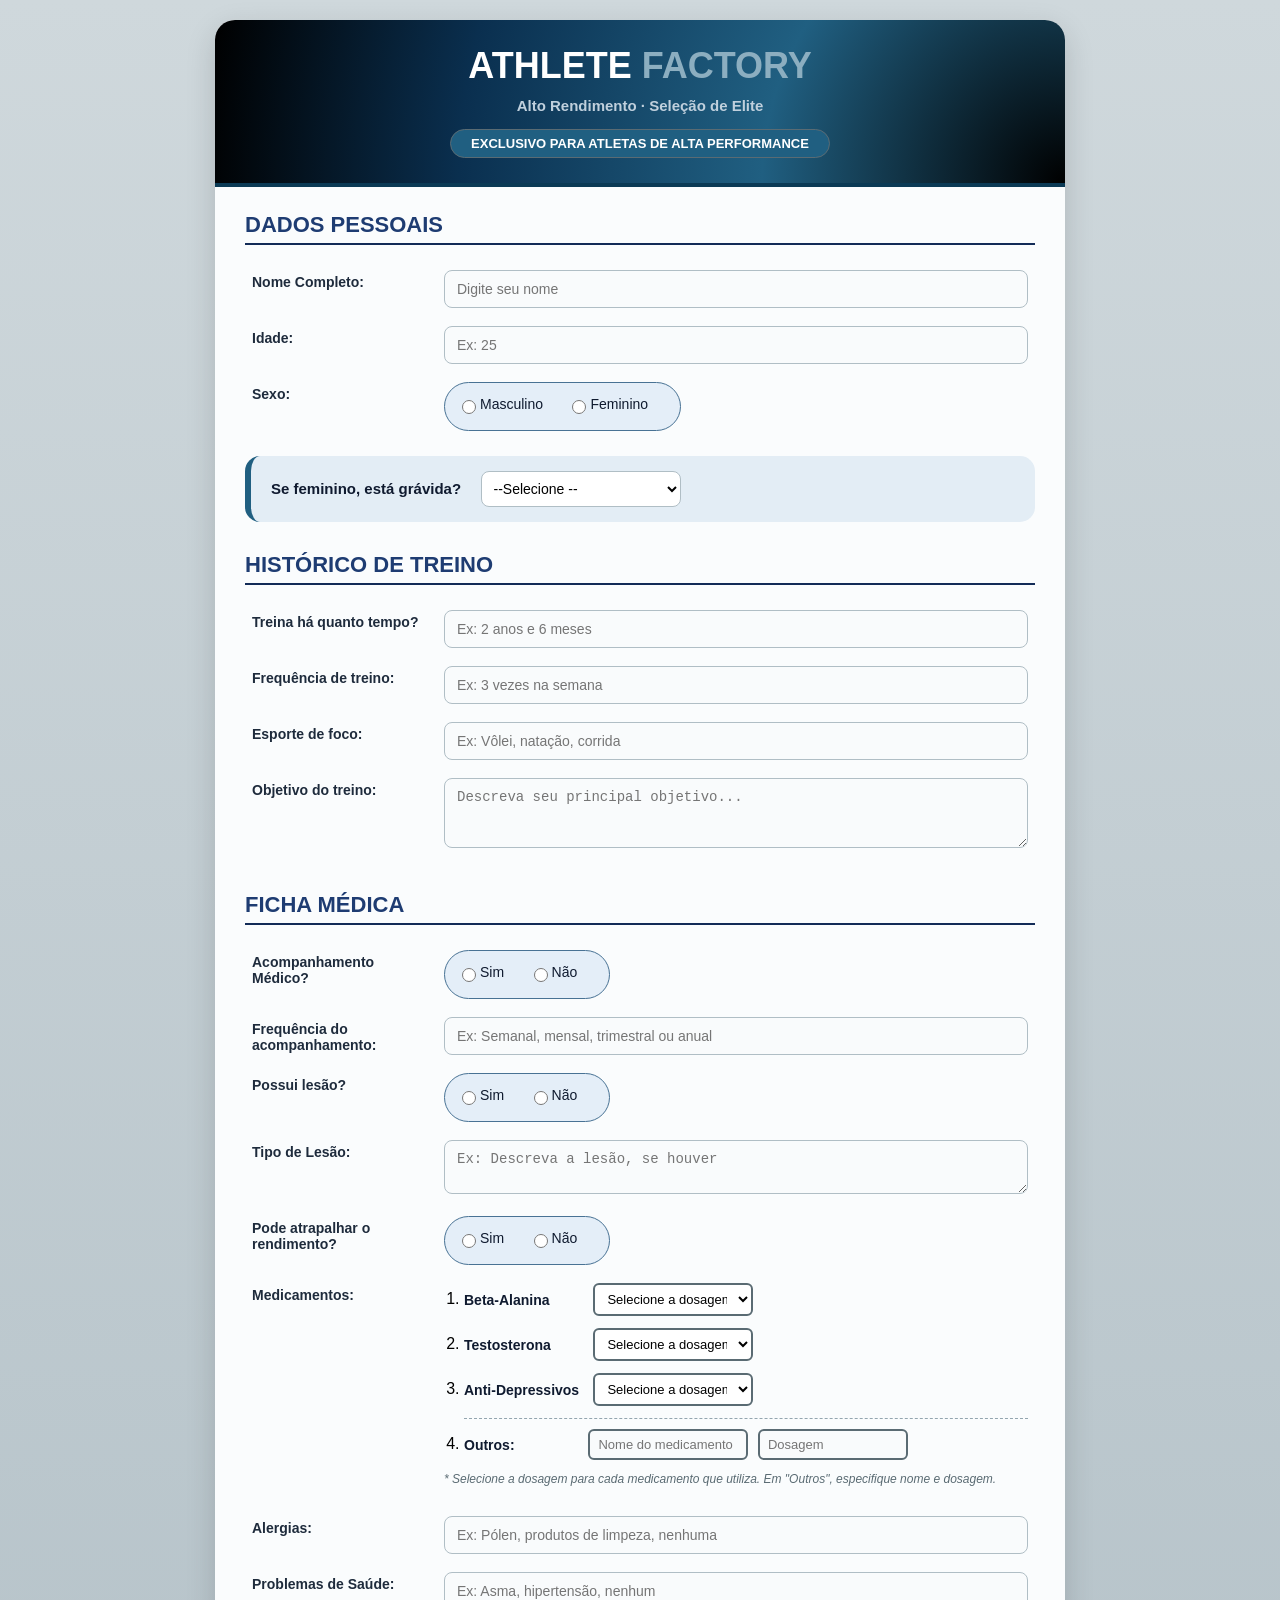
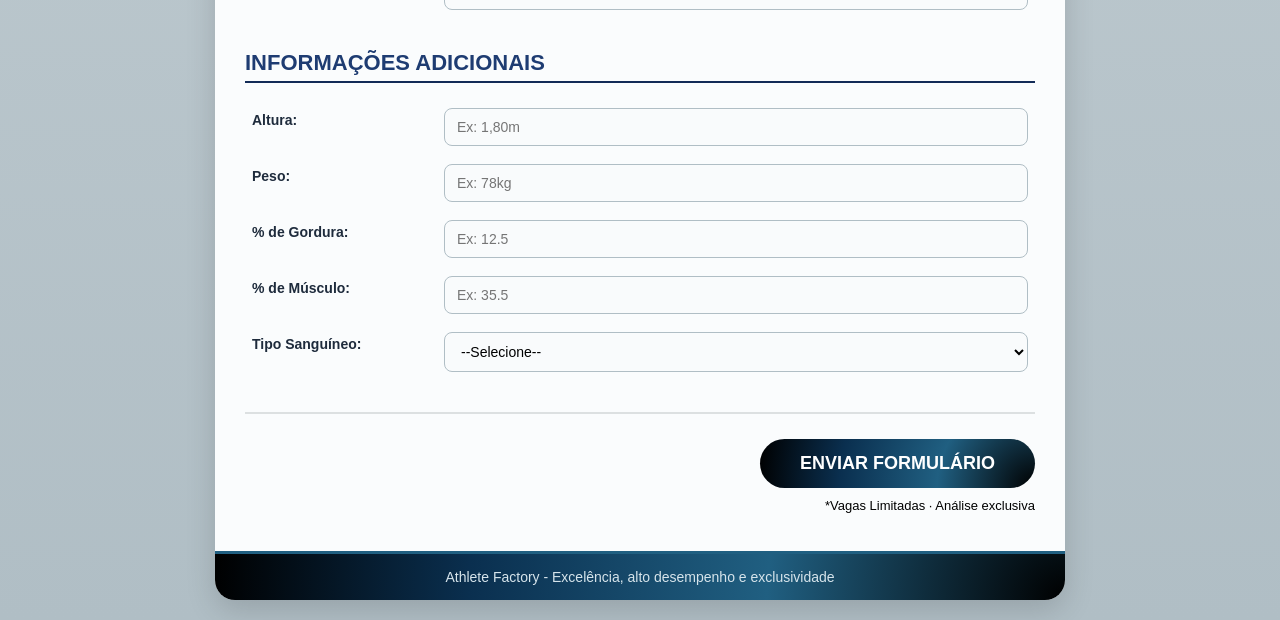
<file: static/faculdade/listas.html>
<!DOCTYPE html>
<html lang="pt-BR">
<head>
    <meta charset="UTF-8">
    <title>Athlete Factory - Formulário</title>
    <style>

            /* CORPO DA PÁGINA */

        body {
            font-family: Arial, sans-serif;
            background: linear-gradient(to bottom, #cfd8dc, #b0bec5);
            margin: 0;
            padding: 20px;
            text-align: center;
        }

        /* CONTAINER PRINCIPAL E CABEÇALHO */

        .container {
            max-width: 850px;
            width: 100%;
            background: linear-gradient(to bottom, #ffffff, #f4f7f9);
            border-radius: 20px;
            box-shadow: 0 10px 30px rgba(0,0,0,0.15);
            margin: 0 auto;
            overflow: hidden;
        }

        .cabecalho {
            background: radial-gradient(circle at bottom right, #000000 0%, #205F81 35%, #0a2f4f 70%, #000000 100%);
            color: white;
            padding: 25px 30px;
            border-bottom: 4px solid #0b3a55;
            text-align: center;
        }

        .cabecalho h1 {
            margin: 0;
            font-size: 36px;
            font-weight: normal;
            text-align: center;
        }

        .cabecalho h1 strong {
            color: #8caec0;
            font-weight: bold;
        }

        .cabecalho p {
            margin: 10px 0 0;
            color: #c0d0dd;
            font-size: 15px;
            text-align: center;
        }

        .exclusivo {
            background-color: #205F81;
            color: white;
            padding: 6px 20px;
            border-radius: 30px;
            display: inline-block;
            margin-top: 15px;
            font-size: 13px;
            font-weight: bold;
            border: 1px solid #5A6B73;
        }

        /* ÁREA DO FORMS E TÍTULOS DAS SEÇÕES */

        .formulario {
            padding: 25px 30px;
            background: #fafcfd;
        }

        h2 {
            color: #1e3c72;
            border-bottom: 2px solid #122b57;
            padding-bottom: 5px;
            margin: 30px 0 15px 0;
            font-size: 22px;
            font-weight: bold;
            text-align: left;
        }

        h2:first-of-type {
            margin-top: 0;
        }

        /* TABELAS E CAMPOS DE SELEÇÃO*/

        table {
            width: 100%;
            margin-bottom: 15px;
        }

        td {
            padding: 8px 5px;
            vertical-align: top;
            text-align: left;
        }

        .rotulo {
            width: 180px;
            color: #1e2b3c;
            font-weight: bold;
            font-size: 14px;
            padding-top: 12px;
        }

        input, select, textarea {
            width: 100%;
            padding: 10px 12px;
            border: 1px solid #b0bec5;
            border-radius: 8px;
            font-size: 14px;
            background-color: #f9fbfc;
            box-sizing: border-box;
            transition: 0.2s ease;
        }

        input:focus, select:focus, textarea:focus {
            border-color: #2a5298;
            background-color: #ffffff;
            box-shadow: 0 0 0 2px rgba(42,82,152,0.15);
            outline: none;
        }

        /* GRUPOS DE SELEÇÃO, BOTÕES*/

        .radio-group {
            background-color: #e4eef8;
            padding: 6px 12px;
            border-radius: 31px;
            display: inline-block;
            border: 1px solid #487294;
            height: 35px;
            line-height: 30px;
            white-space: nowrap;
        }

        .radio-group label {
            margin-right: 20px;
            color: #0f1a2f;
            font-weight: 500;
            font-size: 14px;
            cursor: pointer;
        }

        .radio-group input[type="radio"] {
            width: 14px;
            height: 14px;
            margin-right: 4px;
            vertical-align: middle;
        }

        /* BLOCO PERGUNTA DE GRAVIDEZ E PEQUENOS TEXTOS */
        .gravidez {
            background-color: #e3edf5;
            padding: 15px 20px;
            border-radius: 15px;
            margin: 10px 0 20px 0;
            border-left: 6px solid #205F81;
            text-align: left;
        }

        .gravidez label {
            font-weight: bold;
            color: #0f1a2f;
            margin-right: 15px;
            font-size: 15px;
        }

        .gravidez select {
            width: auto;
            min-width: 200px;
            display: inline-block;
            background-color: white;
            padding: 8px;
        }

        .small-note {
            color: #5A6B73;
            font-size: 12px;
            margin-top: 8px;
            font-style: italic;
        }

        /* BOTÃO DE ENVIAR FORMULÁRIO E RODAPÉ*/
        .botao-area {
            text-align: right;
            margin-top: 30px;
            border-top: 2px solid #DCE0E1;
            padding-top: 25px;
        }

        .botao {
            background: radial-gradient(circle at bottom right, #000000 0%, #205F81 35%, #0a2f4f 70%, #000000 100%);
            color: white;
            border: none;
            padding: 14px 40px;
            border-radius: 50px;
            font-size: 18px;
            font-weight: bold;
            cursor: pointer;
            transition: 0.2s ease;
        }

        .botao:hover {
            transform: translateY(-2px);
            box-shadow: 0 6px 15px rgba(0,0,0,0.2);
        }

        .rodape-form {
            color: #000000;
            font-size: 13px;
            text-align: right;
            margin-top: 10px;
        }

        .rodape {
            background: radial-gradient(circle at bottom right, #000000 0%, #205F81 35%, #0a2f4f 70%, #000000 100%);
            color: #d6e4eb;
            text-align: center;
            padding: 15px;
            font-size: 14px;
            border-top: 3px solid #205F81;
        }

        /* LISTA DOS MEDICAMENTOS */
        .medicamentos-lista {
            margin: 0;
            padding-left: 20px;
        }

        .medicamentos-lista li {
            margin-bottom: 12px;
            list-style-type: decimal;
            
        }

        .med-nome {
            font-weight: bold;
            color: #0f1a2f;
            display: inline-block;
            width: 120px; 
            font-size: 14px;
            vertical-align: middle;
        }

        .dosagem-select {
            width: 160px; 
            padding: 6px 8px;
            border: 2px solid #5A6B73;
            border-radius: 6px;
            background-color: white;
            font-size: 13px;
            margin-left: 5px;
            vertical-align: middle;
        }

        .outros-item {
            margin-top: 8px;
            padding-top: 10px;
            border-top: 1px dashed #93A5AF;
            white-space: nowrap;
        }

        .outros-nome, .outros-dosagem {
            width: 150px;
            padding: 6px 8px;
            border: 2px solid #5A6B73;
            border-radius: 6px;
            font-size: 13px;
            margin-right: 5px;
            vertical-align: middle;
            display: inline-block; 
        }

        .outros-nome {
            width: 160px; 
        }      

    </style>
</head>    
<body>
    <div class="container">
        <div class="cabecalho">
            <h1><b>ATHLETE <strong>FACTORY</strong></b></h1>
            <p><b>Alto Rendimento · Seleção de Elite</b></p>
            <div class="exclusivo">EXCLUSIVO PARA ATLETAS DE ALTA PERFORMANCE</div>
        </div>

        <!--INTRODUÇÃO DO FORMS-->

    <div class="formulario">
        <form action="#" method="post">
            <h2>DADOS PESSOAIS</h2>
            <table>
                <tr>
                    <td class="rotulo">Nome Completo:</td>
                    <td><input type="text" name="nome" placeholder="Digite seu nome"></td>
                </tr>
                <tr>
                    <td class="rotulo">Idade:</td>
                    <td><input type="number" name="idade" min="14" max="75" placeholder="Ex: 25"></td>
                </tr>
                <tr>
                    <td class="rotulo">Sexo:</td>
                    <td>
                        <div class="radio-group">
                            <label><input type="radio" name="sexo" value="masculino">Masculino</label>
                            <label><input type="radio" name="sexo" value="feminino">Feminino</label>
                        </div>
                    </td>
                </tr>
            </table>

            <!--GRAVIDEZ (PARA SEXO FEMININO)-->
            <div class="gravidez">
                <label for="gravidez">Se feminino, está grávida?</label>
                <select name="gravidez" id="gravidez">
                    <option value="">--Selecione --</option>
                    <option value="">SIM</option>
                    <option value="">NÃO</option>
                </select>
            </div>

            <!--HISTORICO DE ATIVIDADES-->
            <h2> HISTÓRICO DE TREINO</h2>
            <table>
                <tr>
                <td class="rotulo">Treina há quanto tempo?</td>
                <td><input type="text" name="tempo" placeholder="Ex: 2 anos e 6 meses"></td>
                </tr>

                <tr>
                <td class="rotulo">Frequência de treino:</td>
                <td><input type="text" name="modalidade" placeholder="Ex: 3 vezes na semana"></td>
                </tr>

                <tr>
                <td class="rotulo">Esporte de foco:</td>
                <td><input type="text" name="esporte_foco" placeholder="Ex: Vôlei, natação, corrida"></td>
                </tr>

                <tr>
                <td class="rotulo">Objetivo do treino:</td>
                <td><textarea name="objetivo" rows="3" placeholder="Descreva seu principal objetivo..."></textarea></td>    
                </tr>
            </table>

            <!--FICHA MÉDICA-->
            <h2> FICHA MÉDICA</h2>
            <table>

                <tr>
                <td class="rotulo">Acompanhamento Médico?</td>
                <td>
                    <div class="radio-group">
                        <label><input type="radio" name="acompanhamento" value="sim">Sim</label>
                        <label><input type="radio" name="acompanhamento" value="nao">Não</label>
                    </div>  
                </td>
                </tr>

                <tr>
                <td class="rotulo">Frequência do acompanhamento:</td>
                <td><input type="text" name="frequencia" placeholder="Ex: Semanal, mensal, trimestral ou anual"></td>
                </tr>

                <tr>
                <td class="rotulo">Possui lesão?</td>
                <td>
                    <div class="radio-group">
                        <label><input type="radio" name="lesao" value="sim">Sim</label>
                        <label><input type="radio" name="lesao" value="nao">Não</label>
                    </div> 
                </td> 
                </tr>

                <tr>
                <td class="rotulo">Tipo de Lesão:</td>
                <td><textarea name="tipo_lesao" rows="2" placeholder="Ex: Descreva a lesão, se houver"></textarea></td>    
                </tr>

                <tr>
                <td class="rotulo">Pode atrapalhar o rendimento?</td>
                <td>
                    <div class="radio-group">
                        <label><input type="radio" name="atrapalha" value="sim">Sim</label>
                        <label><input type="radio" name="atrapalha" value="nao">Não</label>
                    </div> 
                </td> 
                </tr>

                <tr>
                <td class="rotulo">Medicamentos:</td>
                <td>
                    <ol class="medicamentos-lista">
                        <li>
                            <b class="med-nome">Beta-Alanina</b>
                            <select name="dosagem_beta" class="dosagem-select">
                                <option value="">Selecione a dosagem</option>
                                <option value="1g">1g</option>
                                <option value="3g">3g</option>
                                <option value="6g">6g</option>
                            </select>
                        </li>
                        <li>
                            <b class="med-nome">Testosterona</b>
                            <select name="dosagem_testo" class="dosagem-select">
                                <option value="">Selecione a dosagem</option>
                                <option value="200mg">200mg</option>
                                <option value="400mg">400mg</option>
                                <option value="600mg">600mg</option>
                            </select>
                        </li>
                        <li>
                            <b class="med-nome">Anti-Depressivos</b>
                            <select name="dosagem_anti" class="dosagem-select">
                                <option value="">Selecione a dosagem</option>
                                <option value="20mg">20mg</option>
                                <option value="50mg">50mg</option>
                                <option value="75mg">75mg</option>
                            </select>
                        </li>
                        <li class="outros-item">
                            <b class="med-nome">Outros:</b>
                            <input type="text" name="outros_med_nome" placeholder="Nome do medicamento" class="outros-nome">
                            <input type="text" name="outros_med_dosagem" placeholder="Dosagem" class="outros-dosagem">
                        </li>
                    </ol>
                    <p class="small-note" style="margin-top:8px;">* Selecione a dosagem para cada medicamento que utiliza. Em "Outros", especifique nome e dosagem.</p>
                </td>
                </tr>

                <tr>
                <td class="rotulo">Alergias:</td>
                <td><input type="text" name="alergias" placeholder="Ex: Pólen, produtos de limpeza, nenhuma"></td>
                </tr>

                <tr>
                <td class="rotulo">Problemas de Saúde:</td>
                <td><input type="text" name="problemas" placeholder="Ex: Asma, hipertensão, nenhum"></td>
                </tr>

            </table>

            <!--INFORMAÇÕES ADICIONAIS-->
            <h2> INFORMAÇÕES ADICIONAIS</h2>
            <table>
                <tr>
                <td class="rotulo">Altura:</td>
                <td><input type="text" name="altura" placeholder="Ex: 1,80m"></td>    
                </tr>

                <tr>
                <td class="rotulo">Peso:</td>
                <td><input type="text" name="peso" placeholder="Ex: 78kg"></td>
                </tr>

                <tr>
                <td class="rotulo">% de Gordura:</td>
                <td><input type="number" name="gordura" step="0.1" min="0" max="60" placeholder="Ex: 12.5"></td>
                </tr>

                <tr>
                <td class="rotulo">% de Músculo:</td>
                <td><input type="number" name="musculo" step="0.1" min="0" max="100" placeholder="Ex: 35.5"></td>
                </tr>

                <tr>
                <td class="rotulo">Tipo Sanguíneo:</td>    
                <td>
                    <select name="sangue">
                        <option value="">--Selecione--</option>
                        <option>A+</option>
                        <option>A-</option>
                        <option>B+</option>
                        <option>B-</option>
                        <option>AB+</option>
                        <option>AB-</option>
                        <option>O+</option>
                        <option>O-</option>
                    </select>
                </td>
                </tr>
            </table>

            <div class="botao-area">
                <button type="submit" class="botao">ENVIAR FORMULÁRIO</button>
            </div>
            <p class="rodape-form">*Vagas Limitadas · Análise exclusiva</p>
        </form>
    </div>
    
    <div class="rodape">
        Athlete Factory - Excelência, alto desempenho e exclusividade
    </div>
    
    </div>
</body>
</html>
</file>
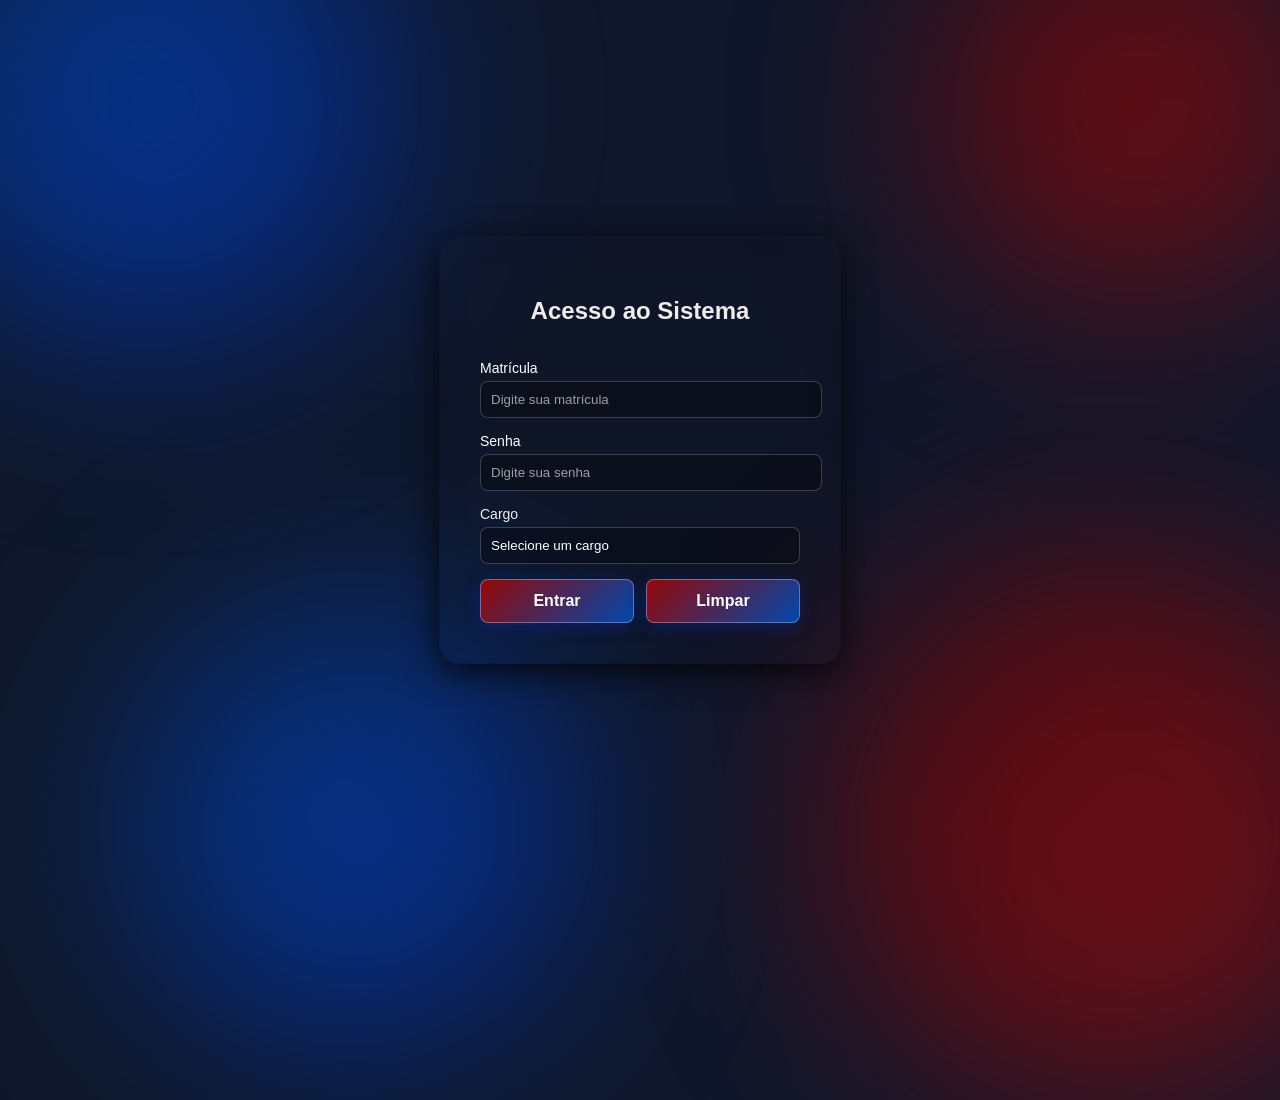
<file: static/faculdade/login.html>
<!DOCTYPE html>
<html lang="pt-br">
<head>
    <meta charset="UTF-8">
    <meta name="viewport" content="width=device-width, initial-scale=1.0">
    <title>Login Interativo</title>
    <style>
        body {
            margin: 0;
            height: 100vh;
            display: flex;
            justify-content: center;
            align-items: center;
            background: #0f172a;
            font-family: Arial, sans-serif;
            overflow: hidden;
        }

        .blob {
            position: absolute;
            border-radius: 50%;
            filter: blur(100px);
            z-index: -1;
            opacity: 0.6;
            animation: moveLiquid 5s infinite alternate ease-in-out;
        }

        .blob1 {
            width: 500px;
            height: 500px;
            background: linear-gradient(135deg, #0047ab, #0038d1);
            top: -150px;
            left: -100px;
            animation-duration: 5s;
        }

        .blob2 {
            width: 400px;
            height: 400px;
            background: linear-gradient(135deg, #800000, #b30e0e);
            top: -100px;
            right: -50px;
            animation-delay: 5s;
        }

        .blob3 {
            width: 450px;
            height: 450px;
            background: linear-gradient(135deg, #0047ab, #0038d1);
            bottom: -150px;
            left: 10%;
            animation-delay: 5s;
        }

        .blob4 {
            width: 550px;
            height: 550px;
            background: linear-gradient(135deg, #800000, #b30e0e);
            bottom: -200px;
            right: -100px;
            animation-delay: -15s;
        }

        @keyframes moveLiquid {
            0% {
                transform: translate(0, 0) scale(1) rotate(0deg);
            }
            33% {
                transform: translate(50px, 80px) scale(1.1) rotate(20deg);
            }
            66% {
                transform: translate(-30px, 40px) scale(0.9) rotate(-10deg);
            }
            100% {
                transform: translate(20px, -20px) scale(1.05) rotate(10deg);
            }
        }

        .container {
            background: rgba(20, 20, 20, 0.1);
            backdrop-filter: blur(15px);
            border: 1px solid rgba(15, 15, 15, 0.2);
            border-radius: 20px;
            padding: 40px;
            box-shadow: 0 8px 32px rgba(0, 0, 0, 0.767);
            width: 320px;
            color: rgb(238, 236, 236);
        }

        h2 {
            text-align: center;
            margin-bottom: 35px;
        }

        .input-group {
            margin-bottom: 15px;
            color: white;
        }

        label {
            display: block;
            margin-bottom: 5px;
            font-size: 14px;
        }

        input, select {
            width: 100%;
            padding: 10px;
            border-radius: 8px;
            border: 1px solid rgba(255, 255, 255, 0.2);
            background: rgba(0, 0, 0, 0.3);
            color: white;
            outline: none;
            appearance: none;
            -webkit-appearance: none;
        }

        select option {
            background-color: #1e293b;
            color: white;
            padding: 10px;
        }

        input::placeholder {
            color: rgba(255, 255, 255, 0.6);
        }

        .button-group {
            display: flex;
            gap: 12px;
            margin-top: 15px;
            width: 100%;
        }

        button {
            flex: 1;
            padding: 12px;
            border-radius: 8px;
            border: 1px solid rgba(255, 255, 255, 0.3);
            background: linear-gradient(135deg, #940808, #0047ab, #0038d1, #b30e0e);
            background-size: 300% 300%;
            color: white;
            font-weight: bold;
            font-size: 16px;
            cursor: pointer;
            outline: none;
            box-shadow: 0 4px 15px rgba(15, 34, 141, 0.5);
            transition: all 0.4s ease;
            animation: liquidGradient 6s ease infinite;
        }

        button:hover {
            transform: translateY(-2px);
            box-shadow: 0 6px 20px rgba(8, 18, 155, 0.8);
        }

        button:active {
            transform: translateY(1px);
        }

        @keyframes liquidGradient {
            0% { background-position: 0% 50%; }
            50% { background-position: 100% 50%; }
            100% { background-position: 0% 50%; }
        }
    </style>
</head>
<body>

    <div class="blob blob1"></div>
    <div class="blob blob2"></div>
    <div class="blob blob3"></div>
    <div class="blob blob4"></div>

    <div class="container">
        <form id="loginForm">
            <h2>Acesso ao Sistema</h2>

            <div class="input-group">
                <label for="matricula">Matrícula</label>
                <input type="text" id="matricula" placeholder="Digite sua matrícula">
            </div>

            <div class="input-group">
                <label for="senha">Senha</label>
                <input type="password" id="senha" placeholder="Digite sua senha">
            </div>

            <div class="selection-group">
                <label for="cargo">Cargo</label>
                <select id="cargo">
                    <option value="">Selecione um cargo</option>
                    <option value="Diretor">Diretor</option>
                    <option value="Professor">Professor</option>
                    <option value="Aluno">Aluno</option>
                </select>
            </div>

            <div class="button-group">
                <button type="submit">Entrar</button>
                <button type="reset">Limpar</button>
            </div>
        </form>
    </div>

    <script>
        const form = document.getElementById('loginForm');

        form.addEventListener('submit', function(event) {
            event.preventDefault();

            const matricula = document.getElementById('matricula').value;
            const senha = document.getElementById('senha').value;
            const cargo = document.getElementById('cargo').value;

            if (matricula === '' || senha === '' || cargo === '') {
                alert("Erro: Por favor, preencha todos os campos!");
            } else {
                alert(`Bem-vindo! \nMatrícula: ${matricula} \nCargo: ${cargo}`);
            }
        });
    </script>

</body>
</html>
</file>
